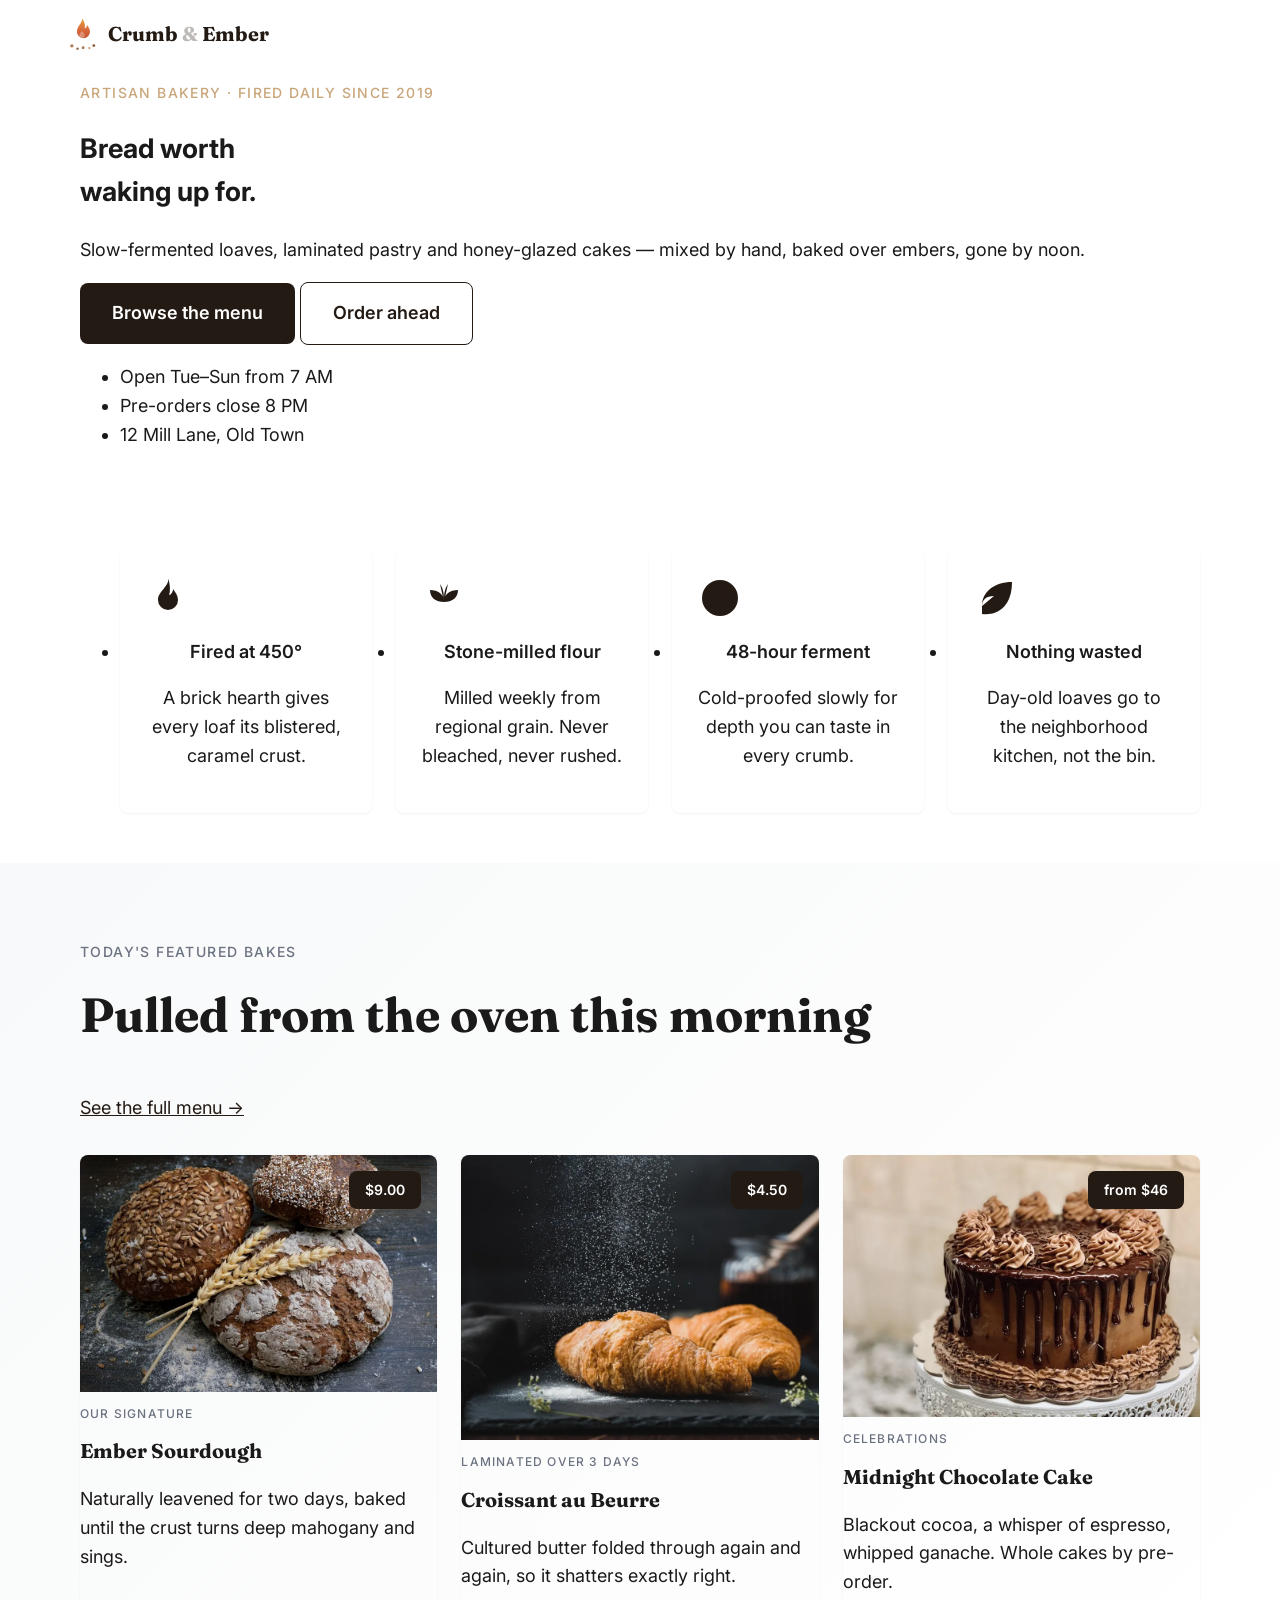
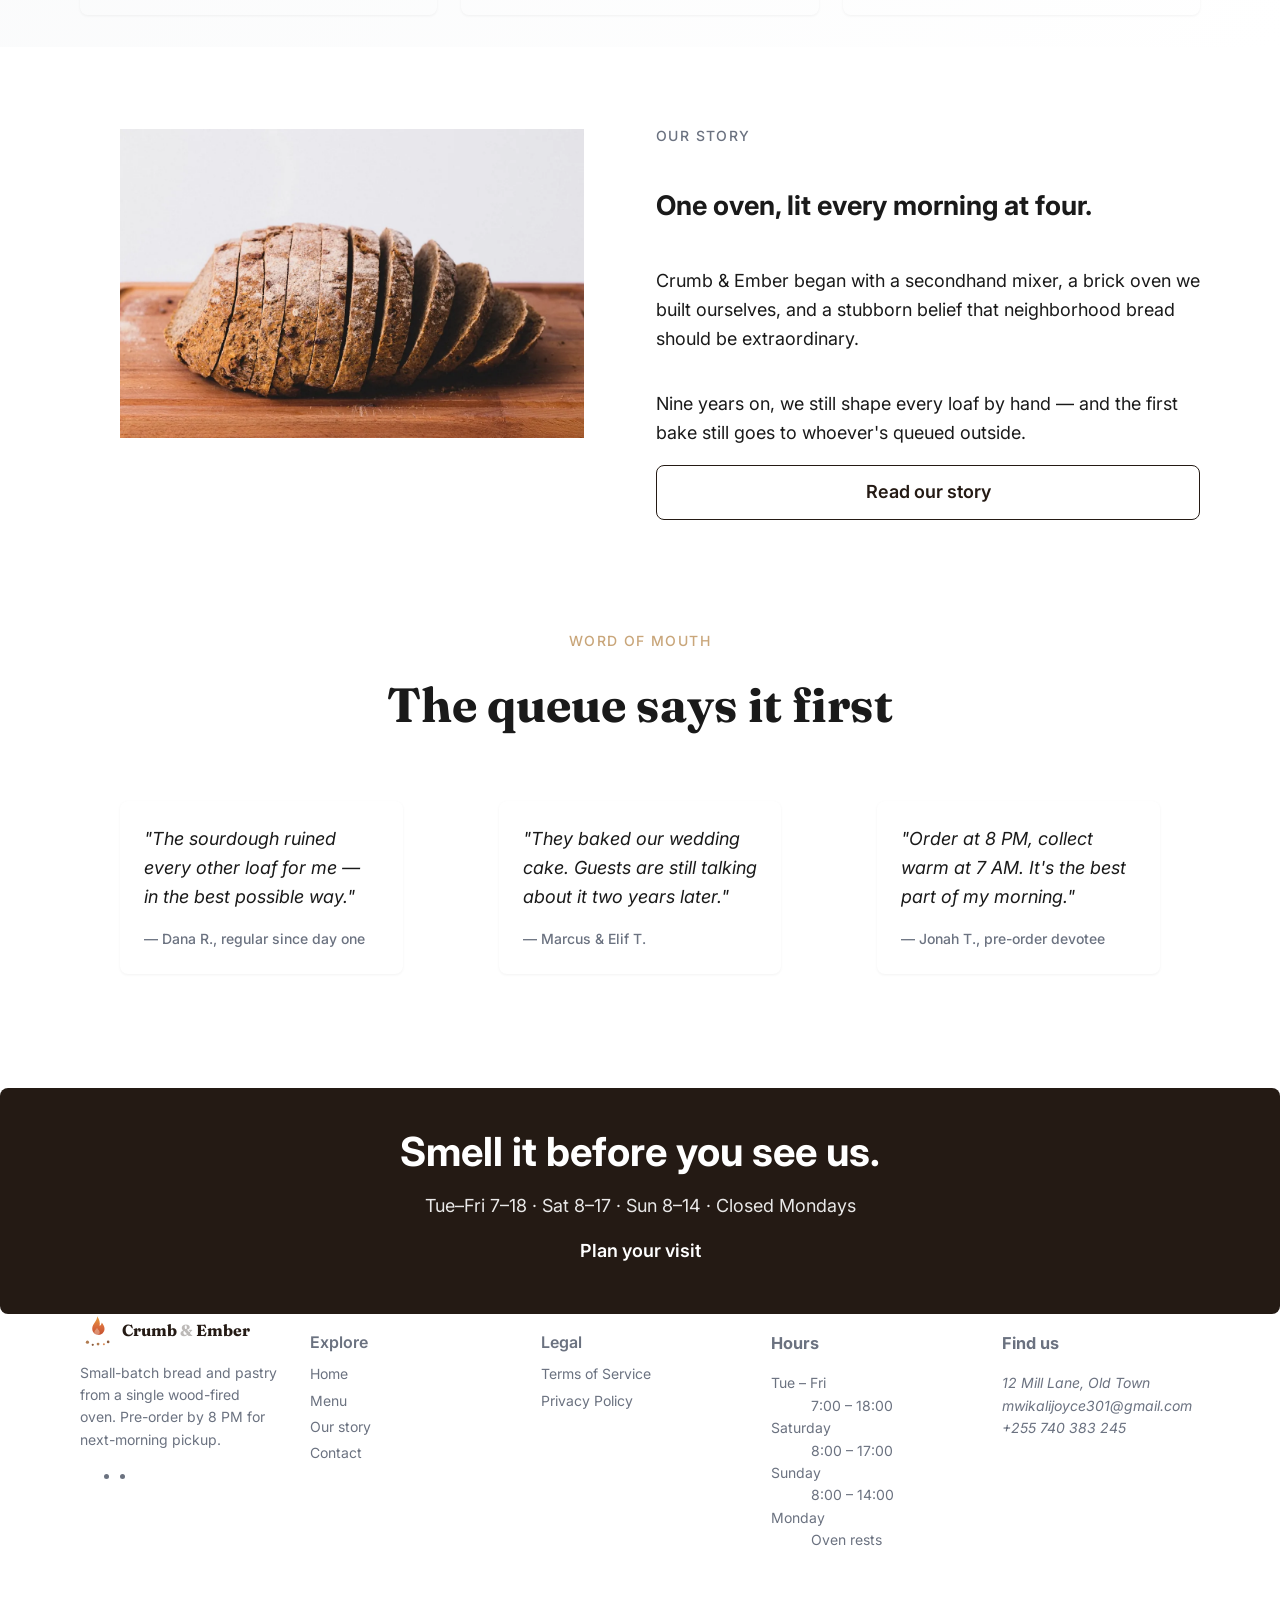
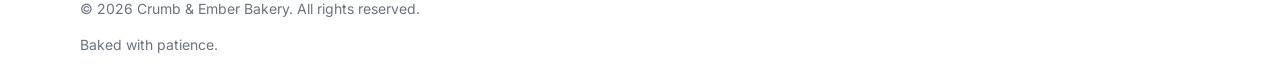
<file: index.html>
<!DOCTYPE html>
<html lang="en">
<head>
    <meta charset="UTF-8">
    <script>document.documentElement.classList.add('js');</script>
    <meta name="viewport" content="width=device-width, initial-scale=1.0">
    <title>Crumb &amp; Ember — Wood-Fired Artisan Bakery</title>
    <meta name="description" content="Slow-fermented sourdough, laminated pastry and celebration cakes, baked daily in a wood-fired oven. Pre-orders close at 8 PM for next-day pickup.">
    <meta name="theme-color" content="#241A14">
    <link rel="icon" type="image/svg+xml" href="assets/img/favicon.svg">
    <link rel="manifest" href="site.webmanifest">
    <meta property="og:type" content="website">
    <meta property="og:site_name" content="Crumb &amp; Ember">
    <meta property="og:title" content="Crumb &amp; Ember — Wood-Fired Artisan Bakery">
    <meta property="og:description" content="Bread worth waking up for. Slow-fermented loaves and pastry, baked over embers before sunrise.">
    <meta property="og:image" content="https://crumb-and-ember-ten.vercel.app/assets/img/hero-bread.webp">
    <meta property="og:url" content="https://crumb-and-ember-ten.vercel.app/">
    <link rel="canonical" href="https://crumb-and-ember-ten.vercel.app/">
    
    <link rel="preconnect" href="https://fonts.googleapis.com">
    <link rel="preconnect" href="https://fonts.gstatic.com" crossorigin>
    <link rel="stylesheet" href="https://fonts.googleapis.com/css2?family=Fraunces:opsz,wght@9..144,400;9..144,500;9..144,600;9..144,700&family=Inter:wght@400;500;600&display=swap">
    <link rel="stylesheet" href="assets/css/styles.css">
    <script type="application/ld+json">
    {
      "@context": "https://schema.org",
      "@type": "Bakery",
      "name": "Crumb & Ember",
      "description": "Wood-fired artisan bakery. Slow-fermented sourdough, laminated pastry and celebration cakes.",
      "url": "https://crumb-and-ember-ten.vercel.app/",
      "image": "https://crumb-and-ember-ten.vercel.app/assets/img/hero-bread.webp",
      "telephone": "+255740383245",
      "email": "mwikalijoyce301@gmail.com",
      "priceRange": "$$",
      "currenciesAccepted": "USD",
      "address": {
        "@type": "PostalAddress",
        "streetAddress": "12 Mill Lane, Old Town",
        "addressCountry": "TZ"
      },
      "openingHoursSpecification": [
        { "@type": "OpeningHoursSpecification", "dayOfWeek": ["Tuesday", "Wednesday", "Thursday", "Friday"], "opens": "07:00", "closes": "18:00" },
        { "@type": "OpeningHoursSpecification", "dayOfWeek": "Saturday", "opens": "08:00", "closes": "17:00" },
        { "@type": "OpeningHoursSpecification", "dayOfWeek": "Sunday", "opens": "08:00", "closes": "14:00" }
      ]
    }
    </script>
</head>
<body>
    <a class="skip-link" href="#main">Skip to content</a>

    <site-header current="index"></site-header>

    <main id="main">
        <!-- Hero -->
        <section class="hero">
            <div class="container hero-inner">
                <p class="eyebrow eyebrow-light">Artisan bakery · Fired daily since 2019</p>
                <h1>Bread worth<br>waking up for.</h1>
                <p class="lead">Slow-fermented loaves, laminated pastry and honey-glazed cakes — mixed by hand, baked over embers, gone by noon.</p>
                <div class="hero-actions">
                    <a class="btn btn-primary btn-lg" href="products.html">Browse the menu</a>
                    <a class="btn btn-ghost btn-lg" href="contact.html#order">Order ahead</a>
                </div>
                <ul class="hero-meta" role="list">
                    <li>Open Tue–Sun from 7 AM</li>
                    <li>Pre-orders close 8 PM</li>
                    <li>12 Mill Lane, Old Town</li>
                </ul>
            </div>
        </section>

        <!-- Values -->
        <section class="section values" aria-label="What makes us different">
            <div class="container">
                <ul class="values-grid" role="list">
                    <li class="value-card reveal">
                        <svg viewBox="0 0 24 24" aria-hidden="true"><path d="M12 2c1 4-5 6.5-5 11a5 5 0 0 0 10 0c0-2.2-1.2-3.8-2.4-5.4-.3 1.7-1.1 2.6-2 3C13.3 8 13 4.8 12 2z"/></svg>
                        <h3>Fired at 450°</h3>
                        <p>A brick hearth gives every loaf its blistered, caramel crust.</p>
                    </li>
                    <li class="value-card reveal">
                        <svg viewBox="0 0 24 24" aria-hidden="true"><path d="M12 22v-8m0 0c0-4-3-6-7-6 0 4 3 6 7 6zm0 0c0-4 3-6 7-6 0 4-3 6-7 6zM12 14c0-3.5 0-6-2-9m2 9c0-3.5 0-6 2-9"/></svg>
                        <h3>Stone-milled flour</h3>
                        <p>Milled weekly from regional grain. Never bleached, never rushed.</p>
                    </li>
                    <li class="value-card reveal">
                        <svg viewBox="0 0 24 24" aria-hidden="true"><circle cx="12" cy="12" r="9"/><path d="M12 7v5l3.5 2"/></svg>
                        <h3>48-hour ferment</h3>
                        <p>Cold-proofed slowly for depth you can taste in every crumb.</p>
                    </li>
                    <li class="value-card reveal">
                        <svg viewBox="0 0 24 24" aria-hidden="true"><path d="M20 4C11 4 5 9 5 16v4m0-4c0-3 2-5 6-5m-6 9c8 1 15-4 15-16z"/></svg>
                        <h3>Nothing wasted</h3>
                        <p>Day-old loaves go to the neighborhood kitchen, not the bin.</p>
                    </li>
                </ul>
            </div>
        </section>

        <!-- Featured bakes -->
        <section class="section section-alt">
            <div class="container">
                <div class="section-head">
                    <div>
                        <p class="eyebrow">Today's featured bakes</p>
                        <h2>Pulled from the oven this morning</h2>
                    </div>
                    <a class="text-link" href="products.html">See the full menu →</a>
                </div>
                <div class="card-grid">
                    <article class="product-card reveal">
                        <div class="product-media">
                            <img src="assets/img/sourdough.webp" alt="Ember Sourdough — seeded artisan loaves on a dark wooden counter" loading="lazy" width="900" height="598">
                            <span class="price-pill">$9.00</span>
                        </div>
                        <div class="product-body">
                            <p class="tagline-tag">Our signature</p>
                            <h3>Ember Sourdough</h3>
                            <p>Naturally leavened for two days, baked until the crust turns deep mahogany and sings.</p>
                        </div>
                    </article>
                    <article class="product-card reveal">
                        <div class="product-media">
                            <img src="assets/img/croissant.webp" alt="Croissant au beurre dusted with sugar on slate" loading="lazy" width="900" height="720">
                            <span class="price-pill">$4.50</span>
                        </div>
                        <div class="product-body">
                            <p class="tagline-tag">Laminated over 3 days</p>
                            <h3>Croissant au Beurre</h3>
                            <p>Cultured butter folded through again and again, so it shatters exactly right.</p>
                        </div>
                    </article>
                    <article class="product-card reveal">
                        <div class="product-media">
                            <img src="assets/img/cake.webp" alt="Slice of midnight chocolate cake on a plate" loading="lazy" width="900" height="662">
                            <span class="price-pill">from $46</span>
                        </div>
                        <div class="product-body">
                            <p class="tagline-tag">Celebrations</p>
                            <h3>Midnight Chocolate Cake</h3>
                            <p>Blackout cocoa, a whisper of espresso, whipped ganache. Whole cakes by pre-order.</p>
                        </div>
                    </article>
                </div>
            </div>
        </section>

        <!-- Story teaser -->
        <section class="section">
            <div class="container split">
                <figure class="split-media reveal">
                    <img src="assets/img/kneading.webp" alt="Baker shaping dough by hand on a floured wooden bench" loading="lazy" width="1200" height="800">
                </figure>
                <div class="split-body">
                    <p class="eyebrow">Our story</p>
                    <h2>One oven, lit every morning at four.</h2>
                    <p>Crumb &amp; Ember began with a secondhand mixer, a brick oven we built ourselves, and a stubborn belief that neighborhood bread should be extraordinary.</p>
                    <p>Nine years on, we still shape every loaf by hand — and the first bake still goes to whoever's queued outside.</p>
                    <a class="btn btn-outline" href="about.html">Read our story</a>
                </div>
            </div>
        </section>

        <!-- Testimonials -->
        <section class="section section-dark">
            <div class="container">
                <div class="section-head section-head-center">
                    <p class="eyebrow eyebrow-light">Word of mouth</p>
                    <h2>The queue says it first</h2>
                </div>
                <div class="quote-grid">
                    <blockquote class="quote-card reveal">
                        <p>"The sourdough ruined every other loaf for me — in the best possible way."</p>
                        <footer>— Dana R., regular since day one</footer>
                    </blockquote>
                    <blockquote class="quote-card reveal">
                        <p>"They baked our wedding cake. Guests are still talking about it two years later."</p>
                        <footer>— Marcus &amp; Elif T.</footer>
                    </blockquote>
                    <blockquote class="quote-card reveal">
                        <p>"Order at 8 PM, collect warm at 7 AM. It's the best part of my morning."</p>
                        <footer>— Jonah T., pre-order devotee</footer>
                    </blockquote>
                </div>
            </div>
        </section>

        <!-- Visit CTA -->
        <section class="cta-band">
            <div class="container cta-inner">
                <div>
                    <h2>Smell it before you see us.</h2>
                    <p>Tue–Fri 7–18 · Sat 8–17 · Sun 8–14 · Closed Mondays</p>
                </div>
                <a class="btn btn-light btn-lg" href="contact.html">Plan your visit</a>
            </div>
        </section>
    </main>

    <site-footer></site-footer>

    <button class="to-top" type="button" data-to-top aria-hidden="true" tabindex="-1">
        <svg viewBox="0 0 24 24" aria-hidden="true"><path d="M12 19V5m0 0-6 6m6-6 6 6"/></svg>
    </button>

    <script src="assets/js/site-components.js" defer></script>
    <script src="assets/js/main.js" defer></script></body></html>
</file>
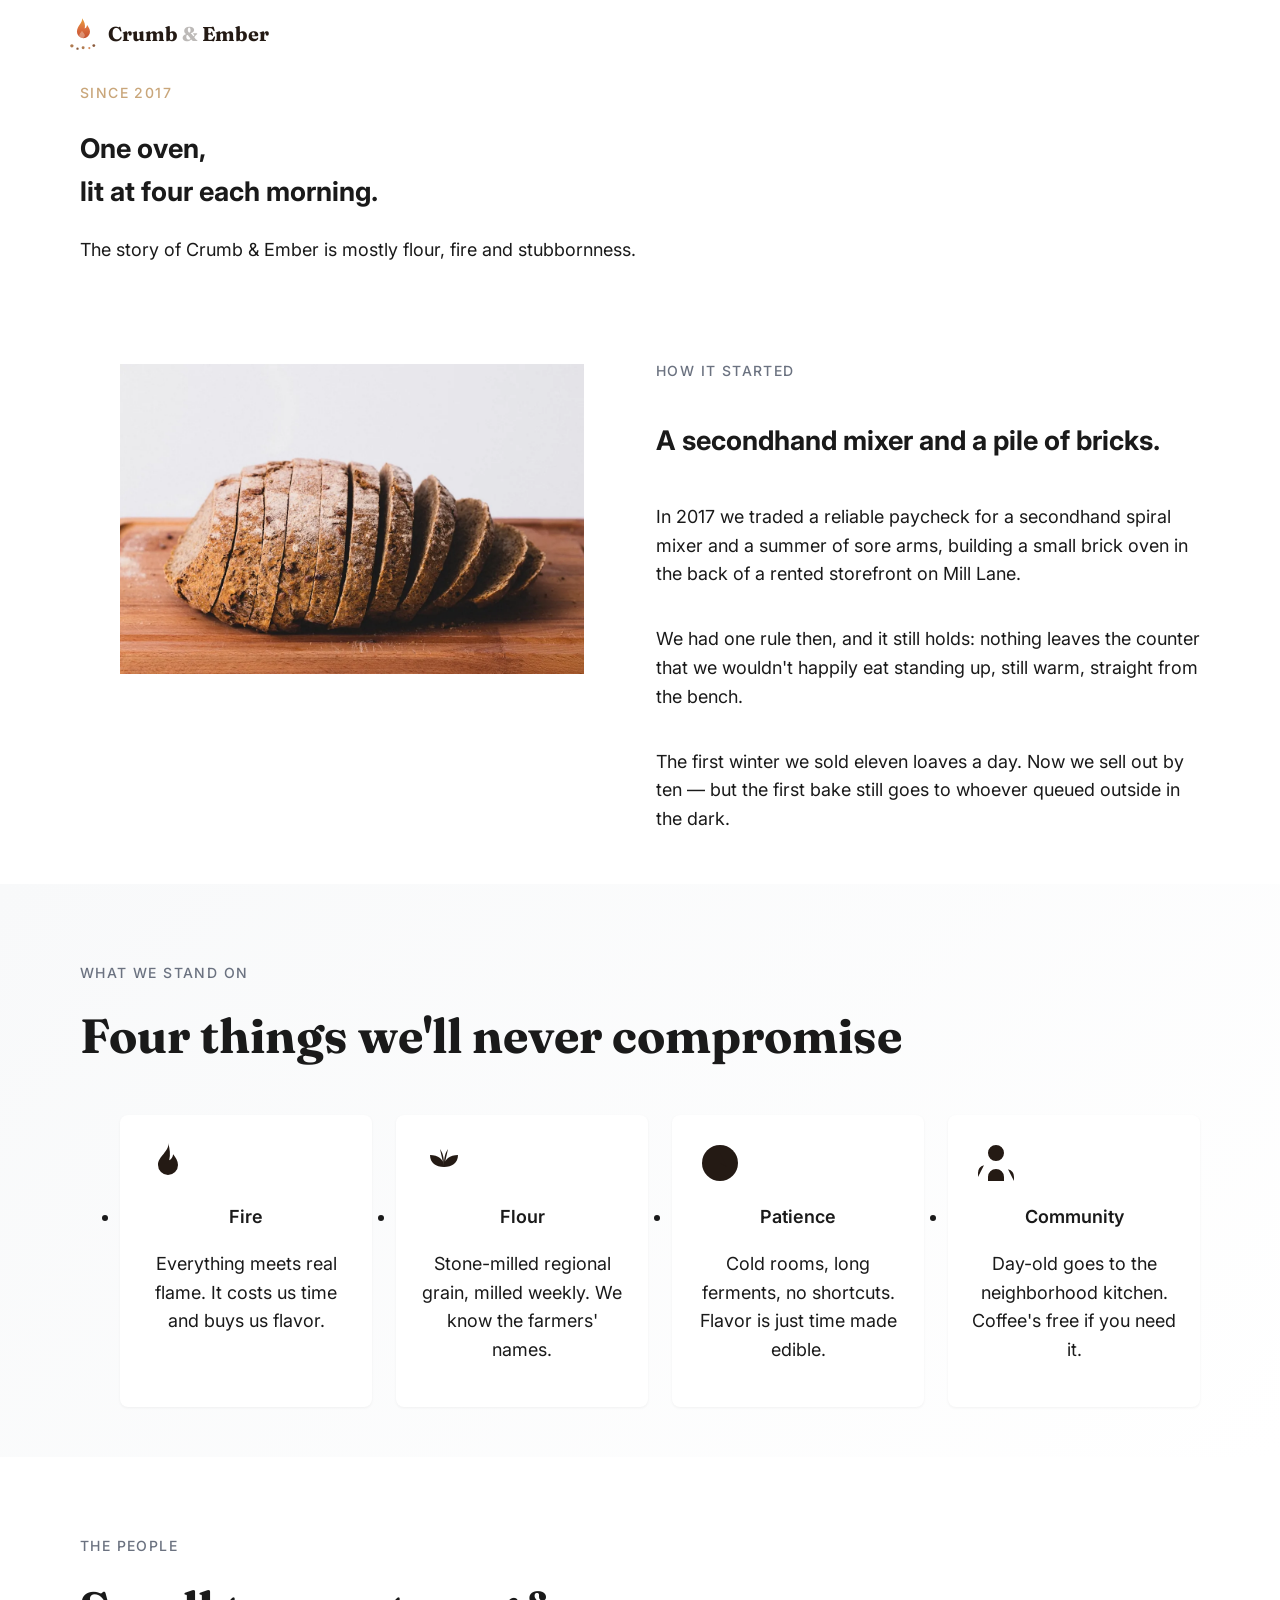
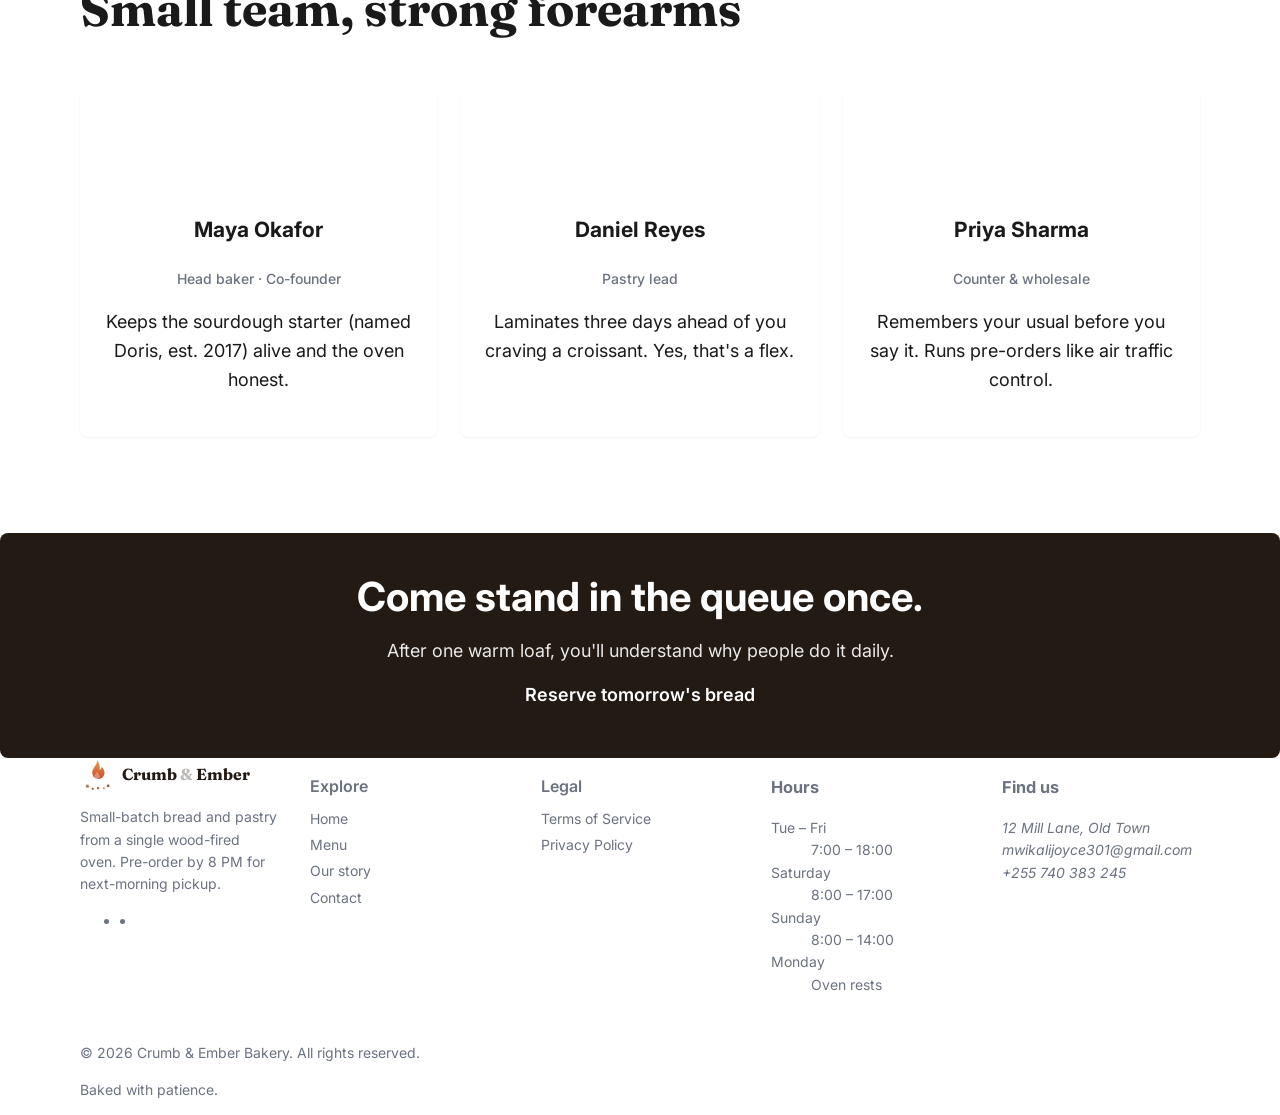
<file: about.html>
<!DOCTYPE html>
<html lang="en">
<head>
    <meta charset="UTF-8">
    <script>document.documentElement.classList.add('js');</script>
    <meta name="viewport" content="width=device-width, initial-scale=1.0">
    <title>Our Story — Crumb &amp; Ember</title>
    <meta name="description" content="How a secondhand mixer and one hand-built brick oven became Crumb & Ember — the wood-fired bakery on Mill Lane. Meet the bakers behind the crust.">
    <meta name="theme-color" content="#241A14">
    <link rel="icon" type="image/svg+xml" href="assets/img/favicon.svg">
    <link rel="manifest" href="site.webmanifest">
    <meta property="og:type" content="website">
    <meta property="og:site_name" content="Crumb &amp; Ember">
    <meta property="og:title" content="Our Story — Crumb &amp; Ember">
    <meta property="og:description" content="One oven, lit every morning at four. Meet the bakers behind the crust.">
    <meta property="og:image" content="https://crumb-and-ember-ten.vercel.app/assets/img/kneading.webp">
    <meta property="og:url" content="https://crumb-and-ember-ten.vercel.app/about.html">
    <link rel="canonical" href="https://crumb-and-ember-ten.vercel.app/about.html">
    <link rel="preconnect" href="https://fonts.googleapis.com">
    <link rel="preconnect" href="https://fonts.gstatic.com" crossorigin>
    <link rel="stylesheet" href="https://fonts.googleapis.com/css2?family=Fraunces:opsz,wght@9..144,400;9..144,500;9..144,600;9..144,700&family=Inter:wght@400;500;600&display=swap">
    <link rel="stylesheet" href="assets/css/styles.css">
</head>
<body>
    <a class="skip-link" href="#main">Skip to content</a>

    <site-header current="about"></site-header>

    <main id="main">
        <section class="page-hero page-hero-story">
            <div class="container">
                <p class="eyebrow eyebrow-light">Since 2017</p>
                <h1>One oven,<br>lit at four each morning.</h1>
                <p>The story of Crumb &amp; Ember is mostly flour, fire and stubbornness.</p>
            </div>
        </section>

        <section class="section">
            <div class="container split">
                <figure class="split-media reveal">
                    <img src="assets/img/kneading.webp" alt="Hands shaping dough on a floured wooden bench" loading="lazy" width="1200" height="800">
                </figure>
                <div class="split-body">
                    <p class="eyebrow">How it started</p>
                    <h2>A secondhand mixer and a pile of bricks.</h2>
                    <p>In 2017 we traded a reliable paycheck for a secondhand spiral mixer and a summer of sore arms, building a small brick oven in the back of a rented storefront on Mill Lane.</p>
                    <p>We had one rule then, and it still holds: nothing leaves the counter that we wouldn't happily eat standing up, still warm, straight from the bench.</p>
                    <p>The first winter we sold eleven loaves a day. Now we sell out by ten — but the first bake still goes to whoever queued outside in the dark.</p>
                </div>
            </div>
        </section>

        <section class="section section-alt">
            <div class="container">
                <div class="section-head">
                    <p class="eyebrow">What we stand on</p>
                    <h2>Four things we'll never compromise</h2>
                </div>
                <ul class="values-grid values-grid-4" role="list">
                    <li class="value-card reveal">
                        <svg viewBox="0 0 24 24" aria-hidden="true"><path d="M12 2c1 4-5 6.5-5 11a5 5 0 0 0 10 0c0-2.2-1.2-3.8-2.4-5.4-.3 1.7-1.1 2.6-2 3C13.3 8 13 4.8 12 2z"/></svg>
                        <h3>Fire</h3>
                        <p>Everything meets real flame. It costs us time and buys us flavor.</p>
                    </li>
                    <li class="value-card reveal">
                        <svg viewBox="0 0 24 24" aria-hidden="true"><path d="M12 22v-8m0 0c0-4-3-6-7-6 0 4 3 6 7 6zm0 0c0-4 3-6 7-6 0 4-3 6-7 6zM12 14c0-3.5 0-6-2-9m2 9c0-3.5 0-6 2-9"/></svg>
                        <h3>Flour</h3>
                        <p>Stone-milled regional grain, milled weekly. We know the farmers' names.</p>
                    </li>
                    <li class="value-card reveal">
                        <svg viewBox="0 0 24 24" aria-hidden="true"><circle cx="12" cy="12" r="9"/><path d="M12 7v5l3.5 2"/></svg>
                        <h3>Patience</h3>
                        <p>Cold rooms, long ferments, no shortcuts. Flavor is just time made edible.</p>
                    </li>
                    <li class="value-card reveal">
                        <svg viewBox="0 0 24 24" aria-hidden="true"><path d="M16 21v-2a4 4 0 0 0-8 0v2M12 11a4 4 0 1 0 0-8 4 4 0 0 0 0 8zm9 10v-2a4 4 0 0 0-3-3.87M3 19v-2a4 4 0 0 1 3-3.87"/></svg>
                        <h3>Community</h3>
                        <p>Day-old goes to the neighborhood kitchen. Coffee's free if you need it.</p>
                    </li>
                </ul>
            </div>
        </section>

        <section class="section">
            <div class="container">
                <div class="section-head">
                    <p class="eyebrow">The people</p>
                    <h2>Small team, strong forearms</h2>
                </div>
                <div class="team-grid">
                    <article class="team-card reveal">
                        <span class="avatar" style="--tint:#D96C3D">MO</span>
                        <h3>Maya Okafor</h3>
                        <p class="team-role">Head baker · Co-founder</p>
                        <p>Keeps the sourdough starter (named Doris, est. 2017) alive and the oven honest.</p>
                    </article>
                    <article class="team-card reveal">
                        <span class="avatar" style="--tint:#E9A13B">DR</span>
                        <h3>Daniel Reyes</h3>
                        <p class="team-role">Pastry lead</p>
                        <p>Laminates three days ahead of you craving a croissant. Yes, that's a flex.</p>
                    </article>
                    <article class="team-card reveal">
                        <span class="avatar" style="--tint:#8A5A3B">PS</span>
                        <h3>Priya Sharma</h3>
                        <p class="team-role">Counter &amp; wholesale</p>
                        <p>Remembers your usual before you say it. Runs pre-orders like air traffic control.</p>
                    </article>
                </div>
            </div>
        </section>

        <section class="cta-band">
            <div class="container cta-inner">
                <div>
                    <h2>Come stand in the queue once.</h2>
                    <p>After one warm loaf, you'll understand why people do it daily.</p>
                </div>
                <a class="btn btn-light btn-lg" href="contact.html#order">Reserve tomorrow's bread</a>
            </div>
        </section>
    </main>

<site-footer></site-footer>

    <button class="to-top" type="button" data-to-top aria-hidden="true" tabindex="-1">
        <svg viewBox="0 0 24 24" aria-hidden="true"><path d="M12 19V5m0 0-6 6m6-6 6 6"/></svg>
    </button>

    <script src="assets/js/site-components.js" defer></script>
    <script src="assets/js/main.js" defer></script></body>
</html>
</file>
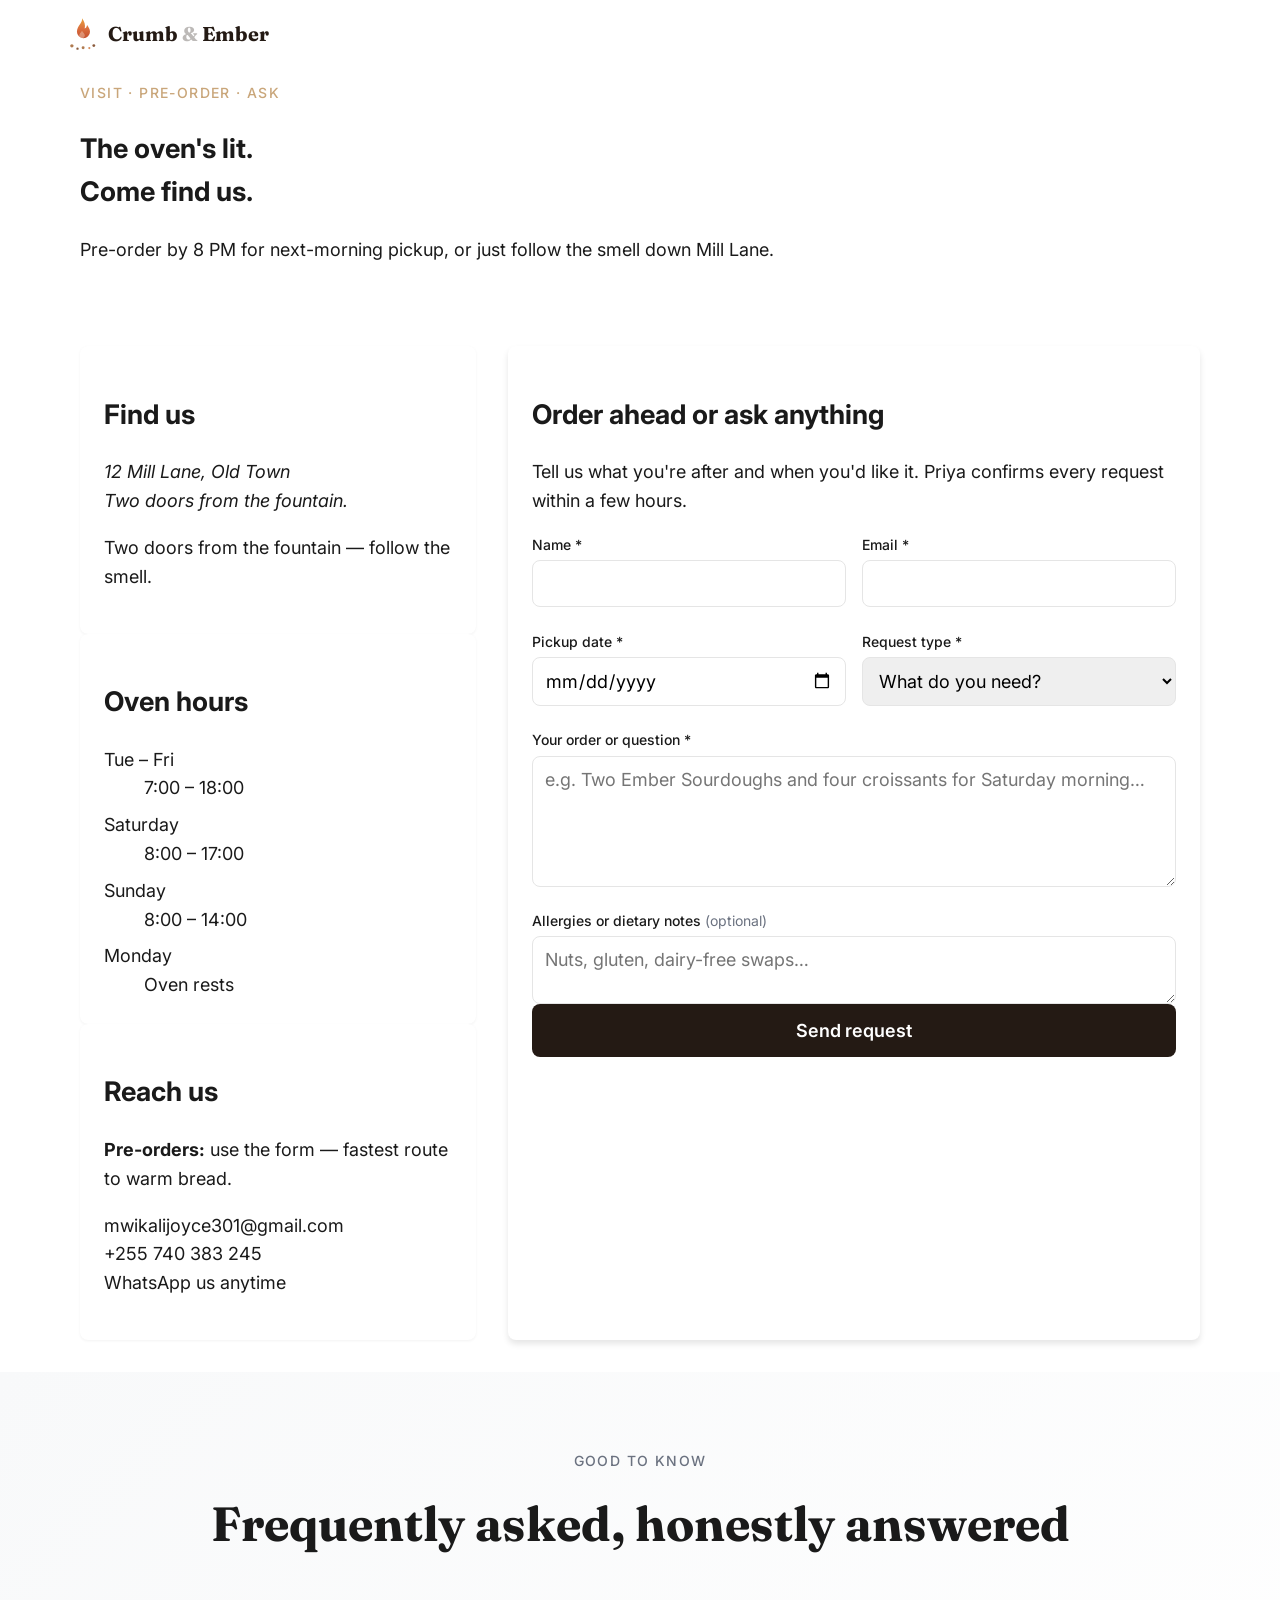
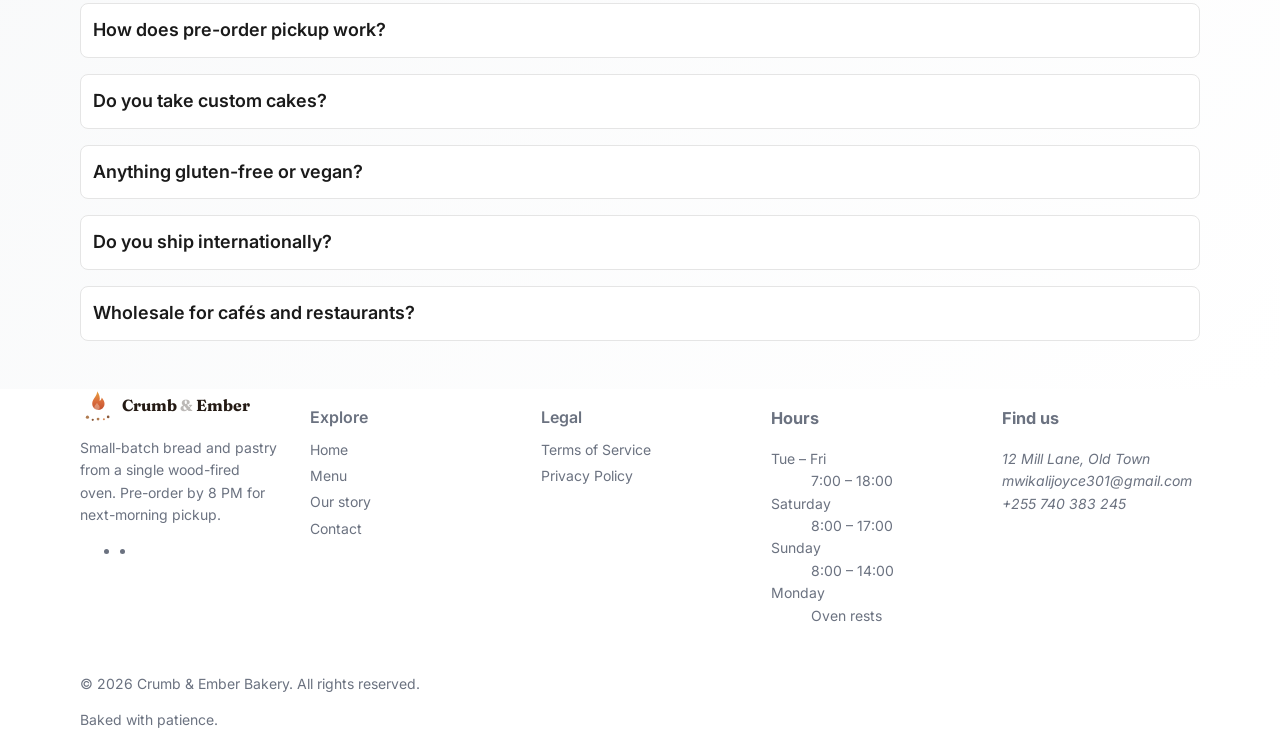
<file: contact.html>
<!DOCTYPE html>
<html lang="en">
<head>
    <meta charset="UTF-8">
    <script>document.documentElement.classList.add('js');</script>
    <meta name="viewport" content="width=device-width, initial-scale=1.0">
    <title>Contact &amp; Pre-Orders — Crumb &amp; Ember</title>
    <meta name="description" content="Visit Crumb & Ember at 12 Mill Lane, or pre-order by 8 PM for next-morning pickup. Custom cakes, wholesale and questions welcome.">
    <meta name="theme-color" content="#241A14">
    <link rel="icon" type="image/svg+xml" href="assets/img/favicon.svg">
    <link rel="manifest" href="site.webmanifest">
    <meta property="og:type" content="website">
    <meta property="og:site_name" content="Crumb &amp; Ember">
    <meta property="og:title" content="Contact &amp; Pre-Orders — Crumb &amp; Ember">
    <meta property="og:description" content="Pre-order by 8 PM for next-morning pickup. Custom cakes and wholesale welcome.">
    <meta property="og:image" content="https://crumb-and-ember-ten.vercel.app/assets/img/display.webp">
    <meta property="og:url" content="https://crumb-and-ember-ten.vercel.app/contact.html">
    <link rel="canonical" href="https://crumb-and-ember-ten.vercel.app/contact.html">
    <link rel="preconnect" href="https://fonts.googleapis.com">
    <link rel="preconnect" href="https://fonts.gstatic.com" crossorigin>
    <link rel="stylesheet" href="https://fonts.googleapis.com/css2?family=Fraunces:opsz,wght@9..144,400;9..144,500;9..144,600;9..144,700&family=Inter:wght@400;500;600&display=swap">
    <link rel="stylesheet" href="assets/css/styles.css">
</head>
<body>
    <a class="skip-link" href="#main">Skip to content</a>

    <site-header current="contact"></site-header>

    <main id="main">
        <section class="page-hero">
            <div class="container">
                <p class="eyebrow eyebrow-light">Visit · Pre-order · Ask</p>
                <h1>The oven's lit.<br>Come find us.</h1>
                <p>Pre-order by 8 PM for next-morning pickup, or just follow the smell down Mill Lane.</p>
            </div>
        </section>

        <section class="section">
            <div class="container contact-grid">
                <div class="contact-info">
                    <article class="info-card reveal">
                        <h2>Find us</h2>
                        <address>12 Mill Lane, Old Town<br>Two doors from the fountain.</address>
                        <p>Two doors from the fountain — follow the smell.</p>
                    </article>
                    <article class="info-card reveal">
                        <h2>Oven hours</h2>
                        <dl class="hours-list">
                            <div><dt>Tue – Fri</dt><dd>7:00 – 18:00</dd></div>
                            <div><dt>Saturday</dt><dd>8:00 – 17:00</dd></div>
                            <div><dt>Sunday</dt><dd>8:00 – 14:00</dd></div>
                            <div><dt>Monday</dt><dd>Oven rests</dd></div>
                        </dl>
                    </article>
                    <article class="info-card reveal">
                        <h2>Reach us</h2>
                        <p><strong>Pre-orders:</strong> use the form — fastest route to warm bread.</p>
                        <p>
                            <a href="mailto:mwikalijoyce301@gmail.com">mwikalijoyce301@gmail.com</a><br>
                            <a href="tel:+255740383245">+255 740 383 245</a><br>
                            <a href="https://wa.me/255740383245" target="_blank" rel="noopener">WhatsApp us anytime</a>
                        </p>
                    </article>
                </div>

                <div class="form-panel" id="order">
                    <h2>Order ahead or ask anything</h2>
                    <p>Tell us what you're after and when you'd like it. Priya confirms every request within a few hours.</p>
                    <!-- Replace YOUR_FORM_ID with your Formspree form ID after signup -->
                    <form action="https://formspree.io/f/YOUR_FORM_ID" method="post" data-form novalidate>
                        <div class="field-row">
                            <div class="field">
                                <label for="name">Name *</label>
                                <input type="text" id="name" name="name" autocomplete="name" required minlength="2">
                                <small class="field-error">Please tell us your name.</small>
                            </div>
                            <div class="field">
                                <label for="email">Email *</label>
                                <input type="email" id="email" name="email" autocomplete="email" required>
                                <small class="field-error">We need a valid email to confirm your order.</small>
                            </div>
                        </div>
                        <div class="field-row">
                            <div class="field">
                                <label for="pickup-date">Pickup date *</label>
                                <input type="date" id="pickup-date" name="pickup-date" required>
                                <small class="field-error">Choose a pickup date (tomorrow onward).</small>
                            </div>
                            <div class="field">
                                <label for="request-type">Request type *</label>
                                <select id="request-type" name="request-type" required>
                                    <option value="" selected disabled>What do you need?</option>
                                    <option value="pre-order">Pre-order — breads &amp; pastries</option>
                                    <option value="bakers-box">Baker's Choice Box ($24)</option>
                                    <option value="custom-cake">Custom cake inquiry</option>
                                    <option value="bulk">Bulk / wholesale order</option>
                                    <option value="question">Just a question</option>
                                </select>
                                <small class="field-error">Pick the closest match.</small>
                            </div>
                        </div>
                        <div class="field">
                            <label for="details">Your order or question *</label>
                            <textarea id="details" name="details" rows="5" required minlength="10" placeholder="e.g. Two Ember Sourdoughs and four croissants for Saturday morning…"></textarea>
                            <small class="field-error">A little more detail helps (10+ characters).</small>
                        </div>
                        <div class="field">
                            <label for="allergy-notes">Allergies or dietary notes <span class="optional">(optional)</span></label>
                            <textarea id="allergy-notes" name="allergy-notes" rows="2" placeholder="Nuts, gluten, dairy-free swaps…"></textarea>
                        </div>
                        <button class="btn btn-primary btn-lg btn-block" type="submit">Send request</button>
                        <p class="form-success" role="status" hidden>Thanks! Your request is in — we'll confirm by email shortly. (Demo mode: connect a Formspree ID in contact.html to go live.)</p>
                    </form>
                </div>
            </div>
        </section>

        <section class="section section-alt faq-section">
            <div class="container narrow">
                <div class="section-head section-head-center">
                    <p class="eyebrow">Good to know</p>
                    <h2>Frequently asked, honestly answered</h2>
                </div>
                <details class="faq">
                    <summary>How does pre-order pickup work?</summary>
                    <p>Submit by 8 PM and we'll bake your items into tomorrow's schedule. Collect any time after opening — your bag is labeled and waiting on the shelf behind the counter.</p>
                </details>
                <details class="faq">
                    <summary>Do you take custom cakes?</summary>
                    <p>Gladly. Tell us date, servings and vibe at least 5 days out. We'll sketch flavors with you — Midnight Chocolate is the crowd-pleaser, but honey-lemon converts people.</p>
                </details>
                <details class="faq">
                    <summary>Anything gluten-free or vegan?</summary>
                    <p>A rotating GF loaf bakes Wednesdays and Saturdays; vegan morning buns appear on Sundays. Cross-contact happens — we won't pretend otherwise, severe allergies beware.</p>
                </details>
                <details class="faq">
                    <summary>Do you ship internationally?</summary>
                    <p>Yes — preserved goods like cookies and celebration kits ship worldwide. Fresh bakes stay close to the oven: pickup or locally quoted delivery via <a href="https://wa.me/255740383245" target="_blank" rel="noopener">WhatsApp</a>. Prices are in USD; your bank handles the conversion.</p>
                </details>
                <details class="faq">
                    <summary>Wholesale for cafés and restaurants?</summary>
                    <p>We supply a handful of neighborhood cafés daily. Email <a href="mailto:mwikalijoyce301@gmail.com">mwikalijoyce301@gmail.com</a> with volumes and your delivery window.</p>
                </details>
            </div>
        </section>
    </main>

<site-footer></site-footer>

    <button class="to-top" type="button" data-to-top aria-hidden="true" tabindex="-1">
        <svg viewBox="0 0 24 24" aria-hidden="true"><path d="M12 19V5m0 0-6 6m6-6 6 6"/></svg>
    </button>

    <script src="assets/js/site-components.js" defer></script>
    <script src="assets/js/main.js" defer></script></body>
</html>
</file>
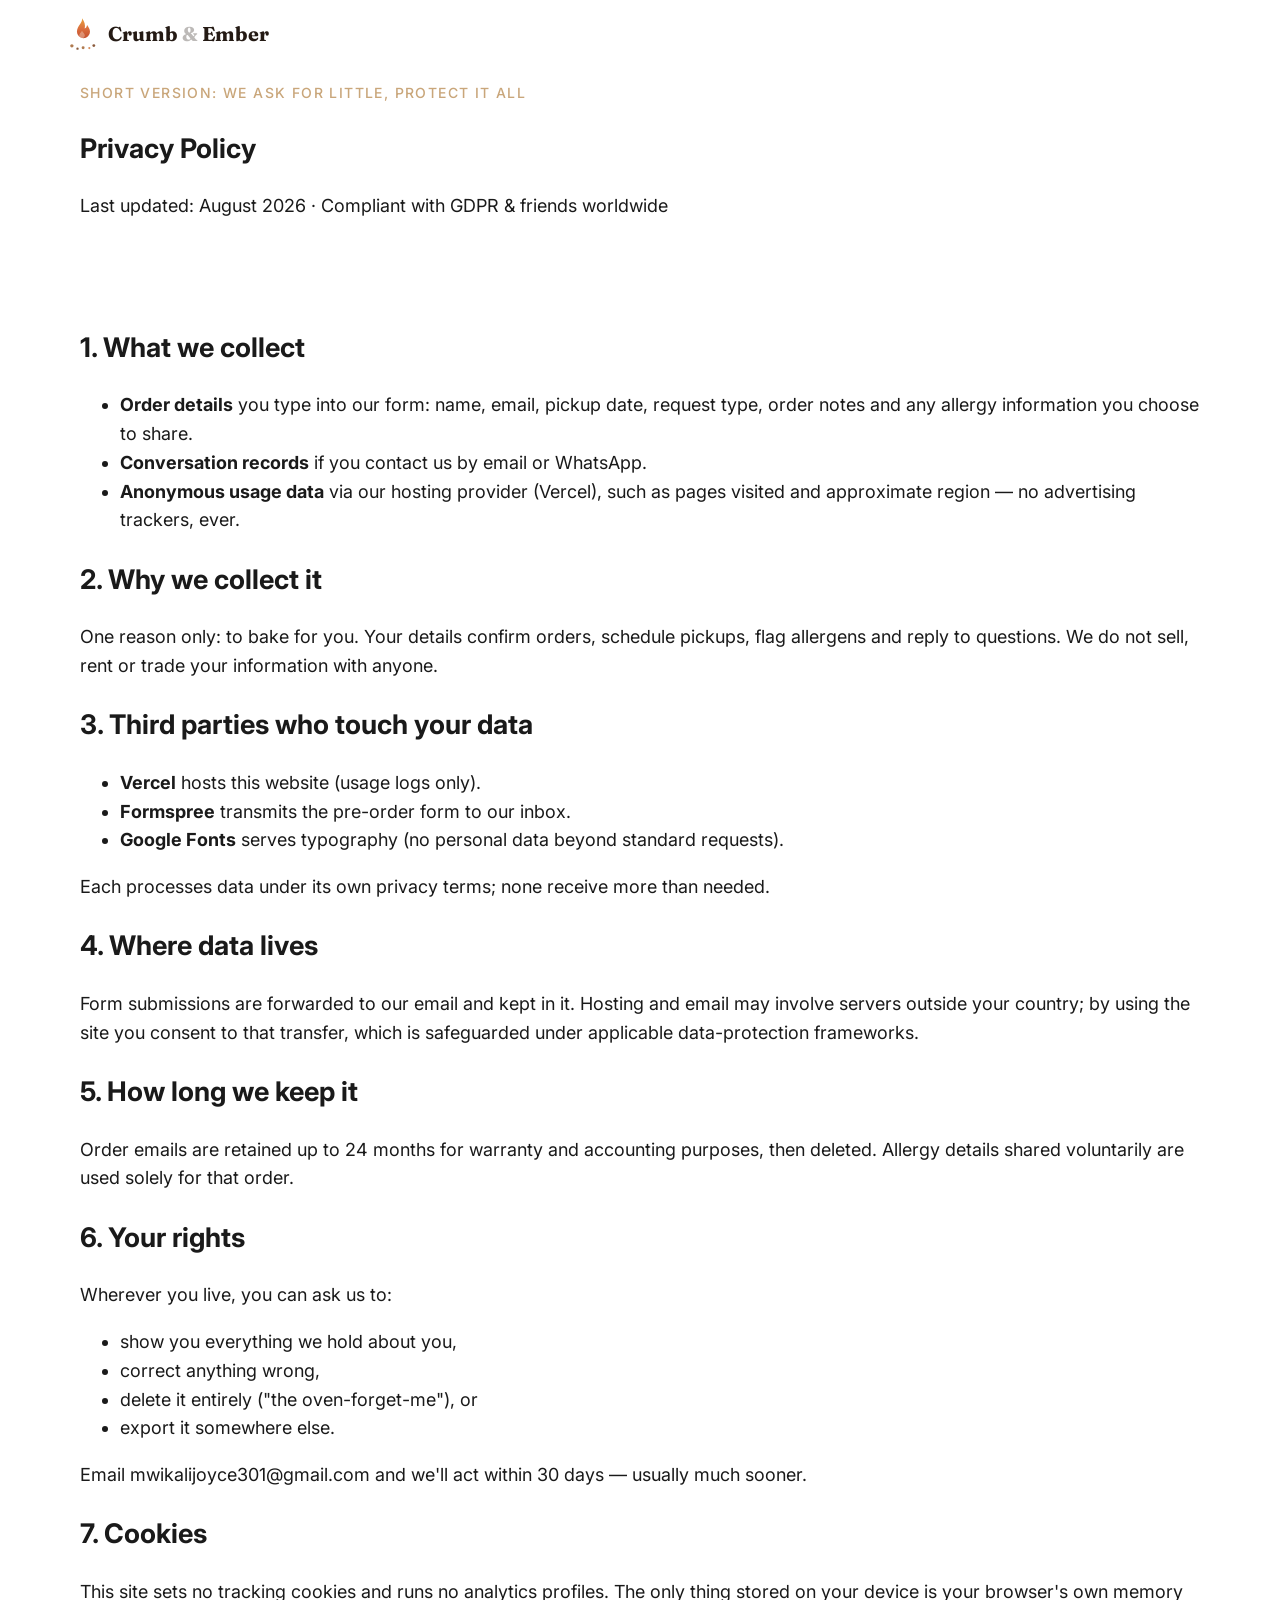
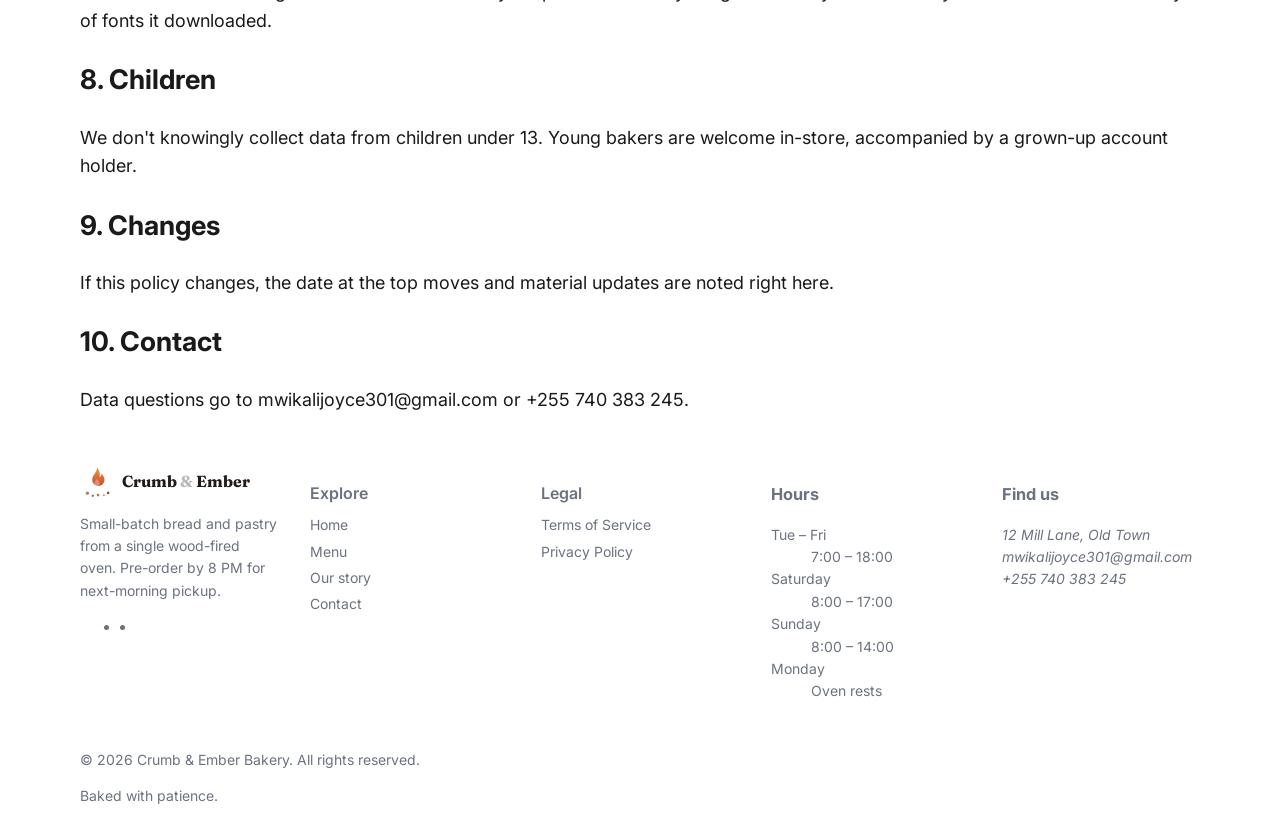
<file: privacy.html>
<!DOCTYPE html>
<html lang="en">
<head>
    <meta charset="UTF-8">
    <script>document.documentElement.classList.add('js');</script>
    <meta name="viewport" content="width=device-width, initial-scale=1.0">
    <title>Privacy Policy — Crumb &amp; Ember</title>
    <meta name="description" content="What Crumb & Ember collects when you pre-order or browse, why we collect it, and the rights you have over your data — wherever you are in the world.">
    <meta name="theme-color" content="#241A14">
    <link rel="icon" type="image/svg+xml" href="assets/img/favicon.svg">
    <meta property="og:type" content="website">
    <meta property="og:title" content="Privacy Policy — Crumb &amp; Ember">
    <meta property="og:description" content="How Crumb & Ember handles your data: collected, used, protected.">
    <meta property="og:image" content="https://crumb-and-ember-ten.vercel.app/assets/img/display.webp">
    <link rel="canonical" href="https://crumb-and-ember-ten.vercel.app/privacy.html">
    <link rel="preconnect" href="https://fonts.googleapis.com">
    <link rel="preconnect" href="https://fonts.gstatic.com" crossorigin>
    <link rel="stylesheet" href="https://fonts.googleapis.com/css2?family=Fraunces:opsz,wght@9..144,400;9..144,500;9..144,600;9..144,700&family=Inter:wght@400;500;600&display=swap">
    <link rel="stylesheet" href="assets/css/styles.css">
</head>
<body>
    <a class="skip-link" href="#main">Skip to content</a>

    <site-header current="privacy"></site-header>

    <main id="main">
        <section class="page-hero page-hero-plain">
            <div class="container">
                <p class="eyebrow eyebrow-light">Short version: we ask for little, protect it all</p>
                <h1>Privacy Policy</h1>
                <p>Last updated: August 2026 · Compliant with GDPR &amp; friends worldwide</p>
            </div>
        </section>

        <section class="section">
            <div class="container narrow prose">
                <h2>1. What we collect</h2>
                <ul>
                    <li><strong>Order details</strong> you type into our form: name, email, pickup date, request type, order notes and any allergy information you choose to share.</li>
                    <li><strong>Conversation records</strong> if you contact us by email or WhatsApp.</li>
                    <li><strong>Anonymous usage data</strong> via our hosting provider (Vercel), such as pages visited and approximate region — no advertising trackers, ever.</li>
                </ul>

                <h2>2. Why we collect it</h2>
                <p>One reason only: to bake for you. Your details confirm orders, schedule pickups, flag allergens and reply to questions. We do not sell, rent or trade your information with anyone.</p>

                <h2>3. Third parties who touch your data</h2>
                <ul>
                    <li><strong>Vercel</strong> hosts this website (usage logs only).</li>
                    <li><strong>Formspree</strong> transmits the pre-order form to our inbox.</li>
                    <li><strong>Google Fonts</strong> serves typography (no personal data beyond standard requests).</li>
                </ul>
                <p>Each processes data under its own privacy terms; none receive more than needed.</p>

                <h2>4. Where data lives</h2>
                <p>Form submissions are forwarded to our email and kept in it. Hosting and email may involve servers outside your country; by using the site you consent to that transfer, which is safeguarded under applicable data-protection frameworks.</p>

                <h2>5. How long we keep it</h2>
                <p>Order emails are retained up to 24 months for warranty and accounting purposes, then deleted. Allergy details shared voluntarily are used solely for that order.</p>

                <h2>6. Your rights</h2>
                <p>Wherever you live, you can ask us to:</p>
                <ul>
                    <li>show you everything we hold about you,</li>
                    <li>correct anything wrong,</li>
                    <li>delete it entirely ("the oven-forget-me"), or</li>
                    <li>export it somewhere else.</li>
                </ul>
                <p>Email <a href="mailto:mwikalijoyce301@gmail.com">mwikalijoyce301@gmail.com</a> and we'll act within 30 days — usually much sooner.</p>

                <h2>7. Cookies</h2>
                <p>This site sets no tracking cookies and runs no analytics profiles. The only thing stored on your device is your browser's own memory of fonts it downloaded.</p>

                <h2>8. Children</h2>
                <p>We don't knowingly collect data from children under 13. Young bakers are welcome in-store, accompanied by a grown-up account holder.</p>

                <h2>9. Changes</h2>
                <p>If this policy changes, the date at the top moves and material updates are noted right here.</p>

                <h2>10. Contact</h2>
                <p>Data questions go to <a href="mailto:mwikalijoyce301@gmail.com">mwikalijoyce301@gmail.com</a> or <a href="tel:+255740383245">+255 740 383 245</a>.</p>
            </div>
        </section>
    </main>

<site-footer></site-footer>

    <button class="to-top" type="button" data-to-top aria-hidden="true" tabindex="-1">
        <svg viewBox="0 0 24 24" aria-hidden="true"><path d="M12 19V5m0 0-6 6m6-6 6 6"/></svg>
    </button>

    <script src="assets/js/site-components.js" defer></script>
    <script src="assets/js/main.js" defer></script></body>
</html>
</file>
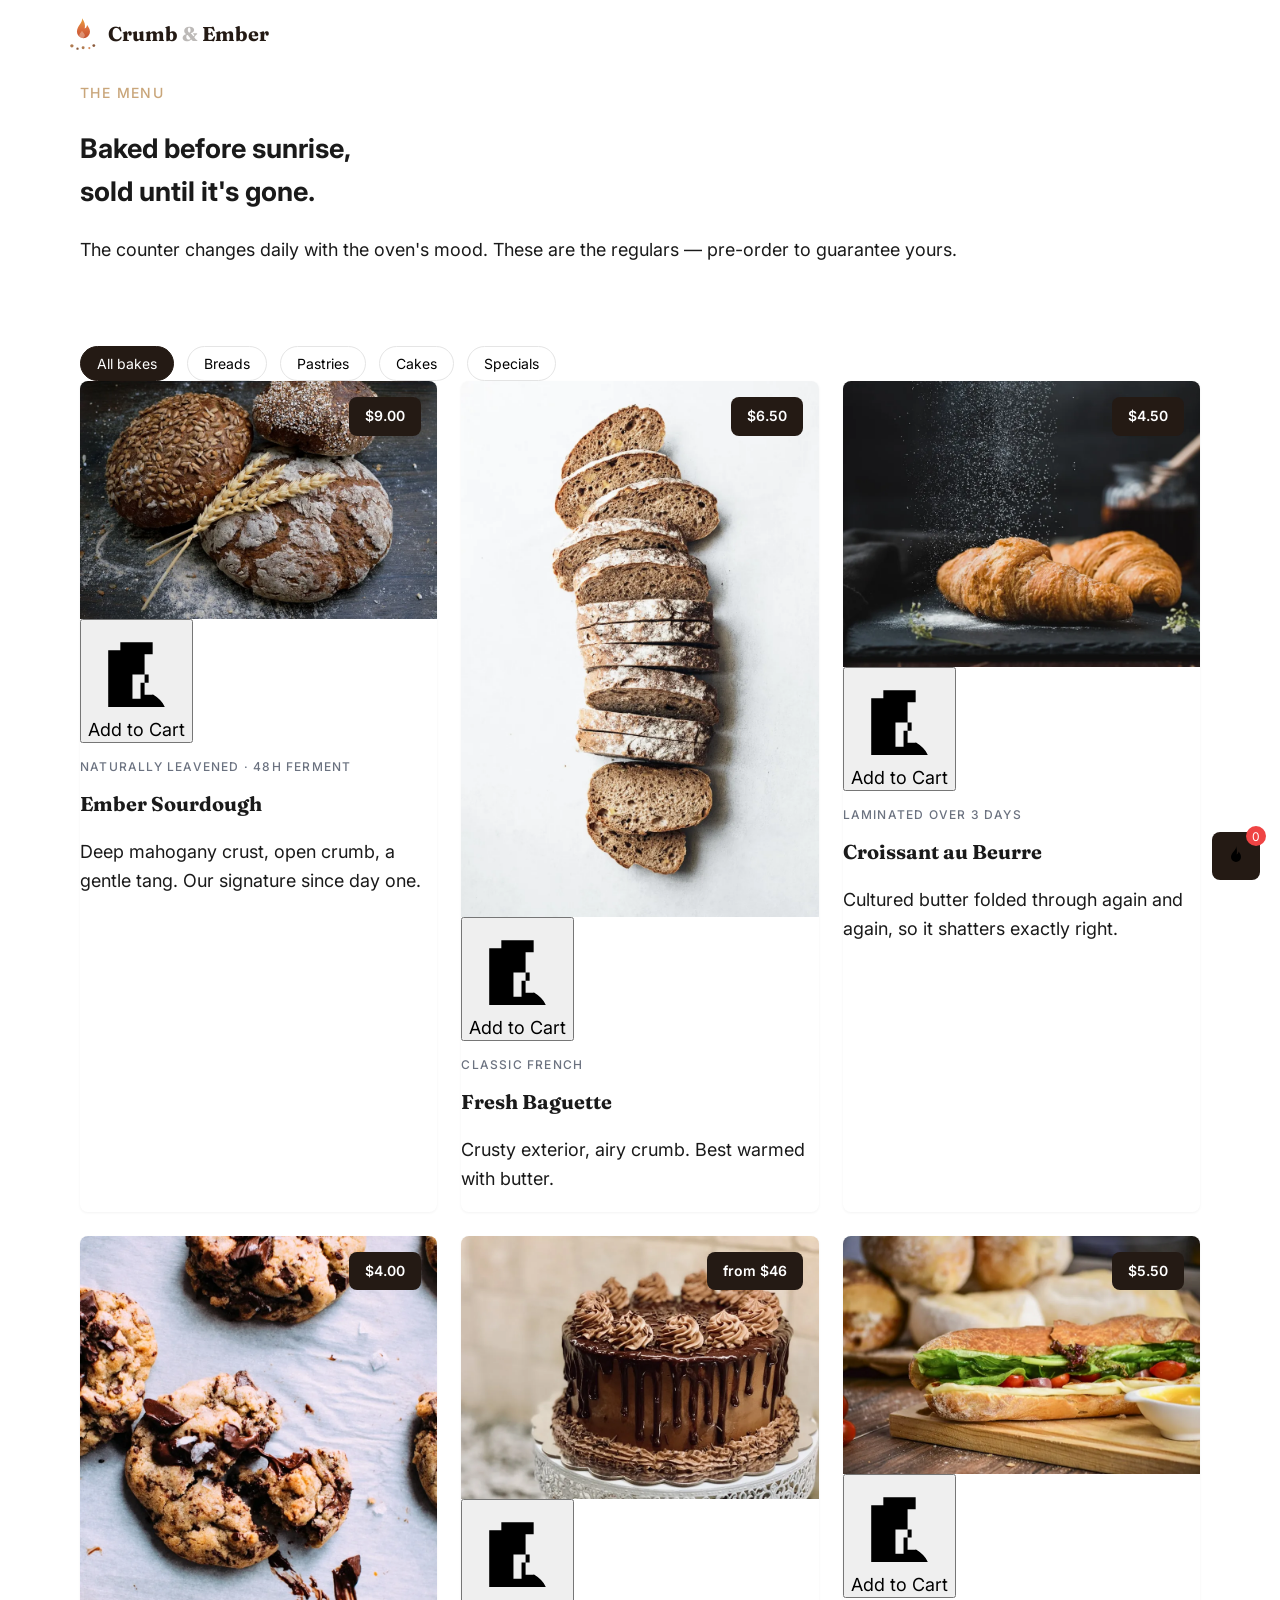
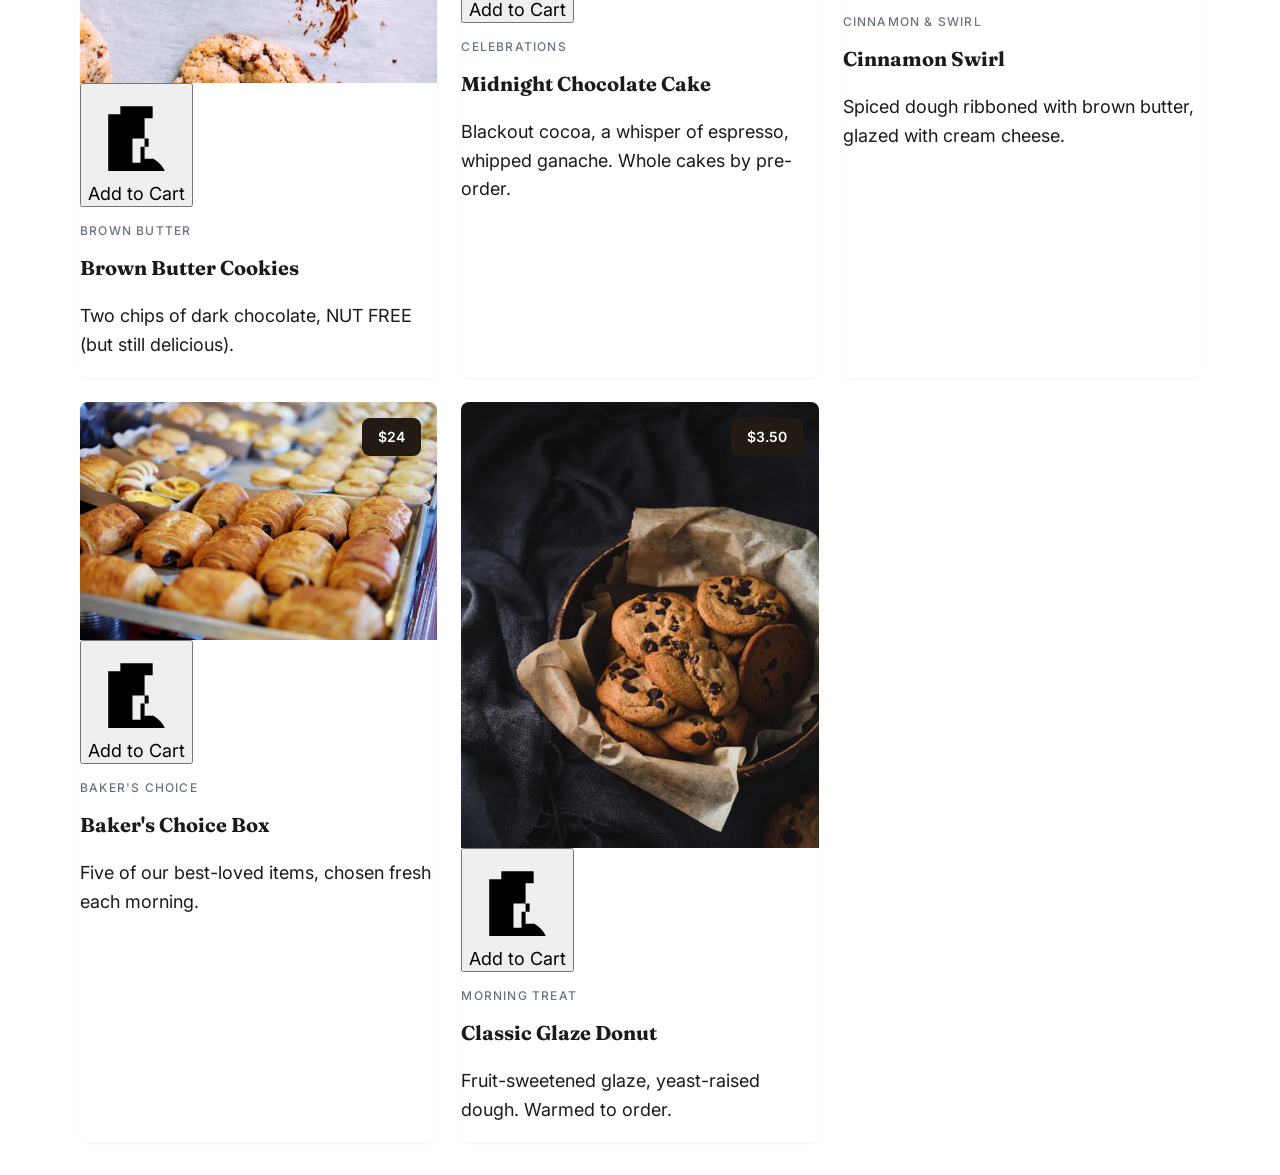
<file: products.html>
<!DOCTYPE html>
<html lang="en">
<head>
  <meta charset="UTF-8">
  <script>document.documentElement.classList.add('js');</script>
  <meta name="viewport" content="width=device-width, initial-scale=1.0">
  <title>Menu — Crumb &amp; Ember</title>
  <meta name="description" content="Our daily bakes: signature sourdough, croissants, morning buns, brown-butter cookies and celebration cakes. Pre-orders close at 8 PM for next-morning pickup.">
  <meta name="theme-color" content="#241A14">
  <link rel="icon" type="image/svg+xml" href="assets/img/favicon.svg">
  <link rel="manifest" href="site.webmanifest">
  <meta property="og:type" content="website">
  <meta property="og:site_name" content="Crumb &amp; Ember">
  <meta property="og:title" content="Menu — Crumb &amp; Ember">
  <meta property="og:description" content="Sourdough, laminated pastry and celebration cakes from a single wood-fired oven.">
  <meta property="og:image" content="https://crumb-and-ember-ten.vercel.app/assets/img/display.webp">
  <meta property="og:url" content="https://crumb-and-ember-ten.vercel.app/products.html">
  <link rel="canonical" href="https://crumb-and-ember-ten.vercel.app/products.html">
  <link rel="preconnect" href="https://fonts.googleapis.com">
  <link rel="preconnect" href="https://fonts.gstatic.com" crossorigin>
  <link rel="stylesheet" href="https://fonts.googleapis.com/css2?family=Fraunces:opsz,wght@9..144,400;9..144,500;9..144,600;9..144,700&family=Inter:wght@400;500;600&display=swap">
  <link rel="stylesheet" href="assets/css/styles.css">
</head>
<body>
  <a class="skip-link" href="#main">Skip to content</a>
  
  <site-header current="products"></site-header>
  
  <main id="main">
    <section class="page-hero">
      <div class="container">
        <p class="eyebrow eyebrow-light">The menu</p>
        <h1>Baked before sunrise,<br>sold until it's gone.</h1>
        <p>The counter changes daily with the oven's mood. These are the regulars — pre-order to guarantee yours.</p>
      </div>
    </section>
    
    <section class="section">
      <div class="container">
        <div class="filter-bar" role="group" aria-label="Filter menu by category">
          <button class="chip" type="button" data-filter="all" aria-pressed="true">All bakes</button>
          <button class="chip" type="button" data-filter="breads" aria-pressed="false">Breads</button>
          <button class="chip" type="button" data-filter="pastries" aria-pressed="false">Pastries</button>
          <button class="chip" type="button" data-filter="cakes" aria-pressed="false">Cakes</button>
          <button class="chip" type="button" data-filter="deals" aria-pressed="false">Specials</button>
        </div>
        
        <div class="card-grid menu-grid">
          <article class="product-card reveal" data-category="breads">
            <div class="product-media">
              <img src="assets/img/sourdough.webp" alt="Ember Sourdough — seeded artisan loaves on a dark wooden counter" loading="lazy" width="900" height="598">
              <span class="price-pill">$9.00</span>
              <button class="add-to-cart" aria-label="Add Ember Sourdough to cart">
                <svg viewBox="0 0 24 24" aria-hidden="true"><path d="M15 19v-4h-2v4h-2v-6h4v6zm-4-8h-2v4h2v-4zM5 21h14c-.55-1.24-1.55-2.33-3-3.14V5H8v2H5v15zm11-3h-2V8h2v10z"/></svg>
                Add to Cart
              </button>
            </div>
            <div class="product-body">
              <p class="tagline-tag">Naturally leavened · 48h ferment</p>
              <h3>Ember Sourdough</h3>
              <p>Deep mahogany crust, open crumb, a gentle tang. Our signature since day one.</p>
            </div>
          </article>
          
          <article class="product-card reveal" data-category="breads">
            <div class="product-media">
              <img src="assets/img/baguettes.webp" alt="French baguettes on a baking sheet" loading="lazy" width="900" height="600">
              <span class="price-pill">$6.50</span>
              <button class="add-to-cart" aria-label="Add Baguette to cart">
                <svg viewBox="0 0 24 24" aria-hidden="true"><path d="M15 19v-4h-2v4h-2v-6h4v6zm-4-8h-2v4h2v-4zM5 21h14c-.55-1.24-1.55-2.33-3-3.14V5H8v2H5v15zm11-3h-2V8h2v10z"/></svg>
                Add to Cart
              </button>
            </div>
            <div class="product-body">
              <p class="tagline-tag">Classic French</p>
              <h3>Fresh Baguette</h3>
              <p>Crusty exterior, airy crumb. Best warmed with butter.</p>
            </div>
          </article>
          
          <article class="product-card reveal" data-category="pastries">
            <div class="product-media">
              <img src="assets/img/croissant.webp" alt="Golden croissant on a baking sheet" loading="lazy" width="900" height="720">
              <span class="price-pill">$4.50</span>
              <button class="add-to-cart" aria-label="Add Croissant au Beurre to cart">
                <svg viewBox="0 0 24 24" aria-hidden="true"><path d="M15 19v-4h-2v4h-2v-6h4v6zm-4-8h-2v4h2v-4zM5 21h14c-.55-1.24-1.55-2.33-3-3.14V5H8v2H5v15zm11-3h-2V8h2v10z"/></svg>
                Add to Cart
              </button>
            </div>
            <div class="product-body">
              <p class="tagline-tag">Laminated over 3 days</p>
              <h3>Croissant au Beurre</h3>
              <p>Cultured butter folded through again and again, so it shatters exactly right.</p>
            </div>
          </article>
          
          <article class="product-card reveal" data-category="pastries">
            <div class="product-media">
              <img src="assets/img/cookies.webp" alt="Brown butter cookies on a plate" loading="lazy" width="900" height="600">
              <span class="price-pill">$4.00</span>
              <button class="add-to-cart" aria-label="Add Brown Butter Cookies to cart">
                <svg viewBox="0 0 24 24" aria-hidden="true"><path d="M15 19v-4h-2v4h-2v-6h4v6zm-4-8h-2v4h2v-4zM5 21h14c-.55-1.24-1.55-2.33-3-3.14V5H8v2H5v15zm11-3h-2V8h2v10z"/></svg>
                Add to Cart
              </button>
            </div>
            <div class="product-body">
              <p class="tagline-tag">Brown butter</p>
              <h3>Brown Butter Cookies</h3>
              <p>Two chips of dark chocolate, NUT FREE (but still delicious).</p>
            </div>
          </article>
          
          <article class="product-card reveal" data-category="cakes">
            <div class="product-media">
              <img src="assets/img/cake.webp" alt="Slice of chocolate cake on a plate" loading="lazy" width="900" height="662">
              <span class="price-pill">from $46</span>
              <button class="add-to-cart" aria-label="Add Midnight Chocolate Cake to cart">
                <svg viewBox="0 0 24 24" aria-hidden="true"><path d="M15 19v-4h-2v4h-2v-6h4v6zm-4-8h-2v4h2v-4zM5 21h14c-.55-1.24-1.55-2.33-3-3.14V5H8v2H5v15zm11-3h-2V8h2v10z"/></svg>
                Add to Cart
              </button>
            </div>
            <div class="product-body">
              <p class="tagline-tag">Celebrations</p>
              <h3>Midnight Chocolate Cake</h3>
              <p>Blackout cocoa, a whisper of espresso, whipped ganache. Whole cakes by pre-order.</p>
            </div>
          </article>
          
          <article class="product-card reveal" data-category="pastries">
            <div class="product-media">
              <img src="assets/img/cinnamon.webp" alt="Cinnamon rolls with glaze" loading="lazy" width="900" height="600">
              <span class="price-pill">$5.50</span>
              <button class="add-to-cart" aria-label="Add Cinnamon Swirl to cart">
                <svg viewBox="0 0 24 24" aria-hidden="true"><path d="M15 19v-4h-2v4h-2v-6h4v6zm-4-8h-2v4h2v-4zM5 21h14c-.55-1.24-1.55-2.33-3-3.14V5H8v2H5v15zm11-3h-2V8h2v10z"/></svg>
                Add to Cart
              </button>
            </div>
            <div class="product-body">
              <p class="tagline-tag">Cinnamon & swirl</p>
              <h3>Cinnamon Swirl</h3>
              <p>Spiced dough ribboned with brown butter, glazed with cream cheese.</p>
            </div>
          </article>
          
          <article class="product-card reveal" data-category="deals">
            <div class="product-media">
              <img src="assets/img/display.webp" alt="Baker's Choice box with assorted items" loading="lazy" width="900" height="600">
              <span class="price-pill">$24</span>
              <button class="add-to-cart" aria-label="Add Baker's Choice Box to cart">
                <svg viewBox="0 0 24 24" aria-hidden="true"><path d="M15 19v-4h-2v4h-2v-6h4v6zm-4-8h-2v4h2v-4zM5 21h14c-.55-1.24-1.55-2.33-3-3.14V5H8v2H5v15zm11-3h-2V8h2v10z"/></svg>
                Add to Cart
              </button>
            </div>
            <div class="product-body">
              <p class="tagline-tag">Baker's choice</p>
              <h3>Baker's Choice Box</h3>
              <p>Five of our best-loved items, chosen fresh each morning.</p>
            </div>
          </article>
          
          <article class="product-card reveal" data-category="breads">
            <div class="product-media">
              <img src="assets/img/donut.webp" alt="Glazed donut with icing" loading="lazy" width="900" height="600">
              <span class="price-pill">$3.50</span>
              <button class="add-to-cart" aria-label="Add Classic Glaze Donut to cart">
                <svg viewBox="0 0 24 24" aria-hidden="true"><path d="M15 19v-4h-2v4h-2v-6h4v6zm-4-8h-2v4h2v-4zM5 21h14c-.55-1.24-1.55-2.33-3-3.14V5H8v2H5v15zm11-3h-2V8h2v10z"/></svg>
                Add to Cart
              </button>
            </div>
            <div class="product-body">
              <p class="tagline-tag">Morning treat</p>
              <h3>Classic Glaze Donut</h3>
              <p>Fruit-sweetened glaze, yeast-raised dough. Warmed to order.</p>
            </div>
          </article>
        </div>
      </div>
    </section>
  </main>
  
  <button class="cart-icon" id="cart-btn" aria-label="View cart with 0 items">
    <svg viewBox="0 0 24 24" aria-hidden="true"><path d="M12 2c1 4-5 6.5-5 11a5 5 0 0 0 10 0c0-2.2-1.2-3.8-2.4-5.4-.3 1.7-1.1 2.6-2 3C13.3 8 13 4.8 12 2z"/></svg>
    <span id="cart-count" class="cart-count" aria-hidden="true">0</span>
  </button>
  
  <div class="cart-popover" id="cart-popover" aria-label="Shopping cart">
    <h3>Your Cart</h3>
    <div id="cart-items" class="cart-items">
      <p class="empty-cart">Your cart is empty</p>
    </div>
    <div class="cart-total">
      <span>Total:</span>
      <span>$0.00</span>
    </div>
    <a class="btn btn-primary" href="contact.html#order">Proceed to Checkout</a>
  </div>
  
  <script src="assets/js/site-components.js" defer></script>
  <script src="assets/js/cart.js" defer></script>
  <script src="assets/js/main.js" defer></script>
</body>
</html>
</file>
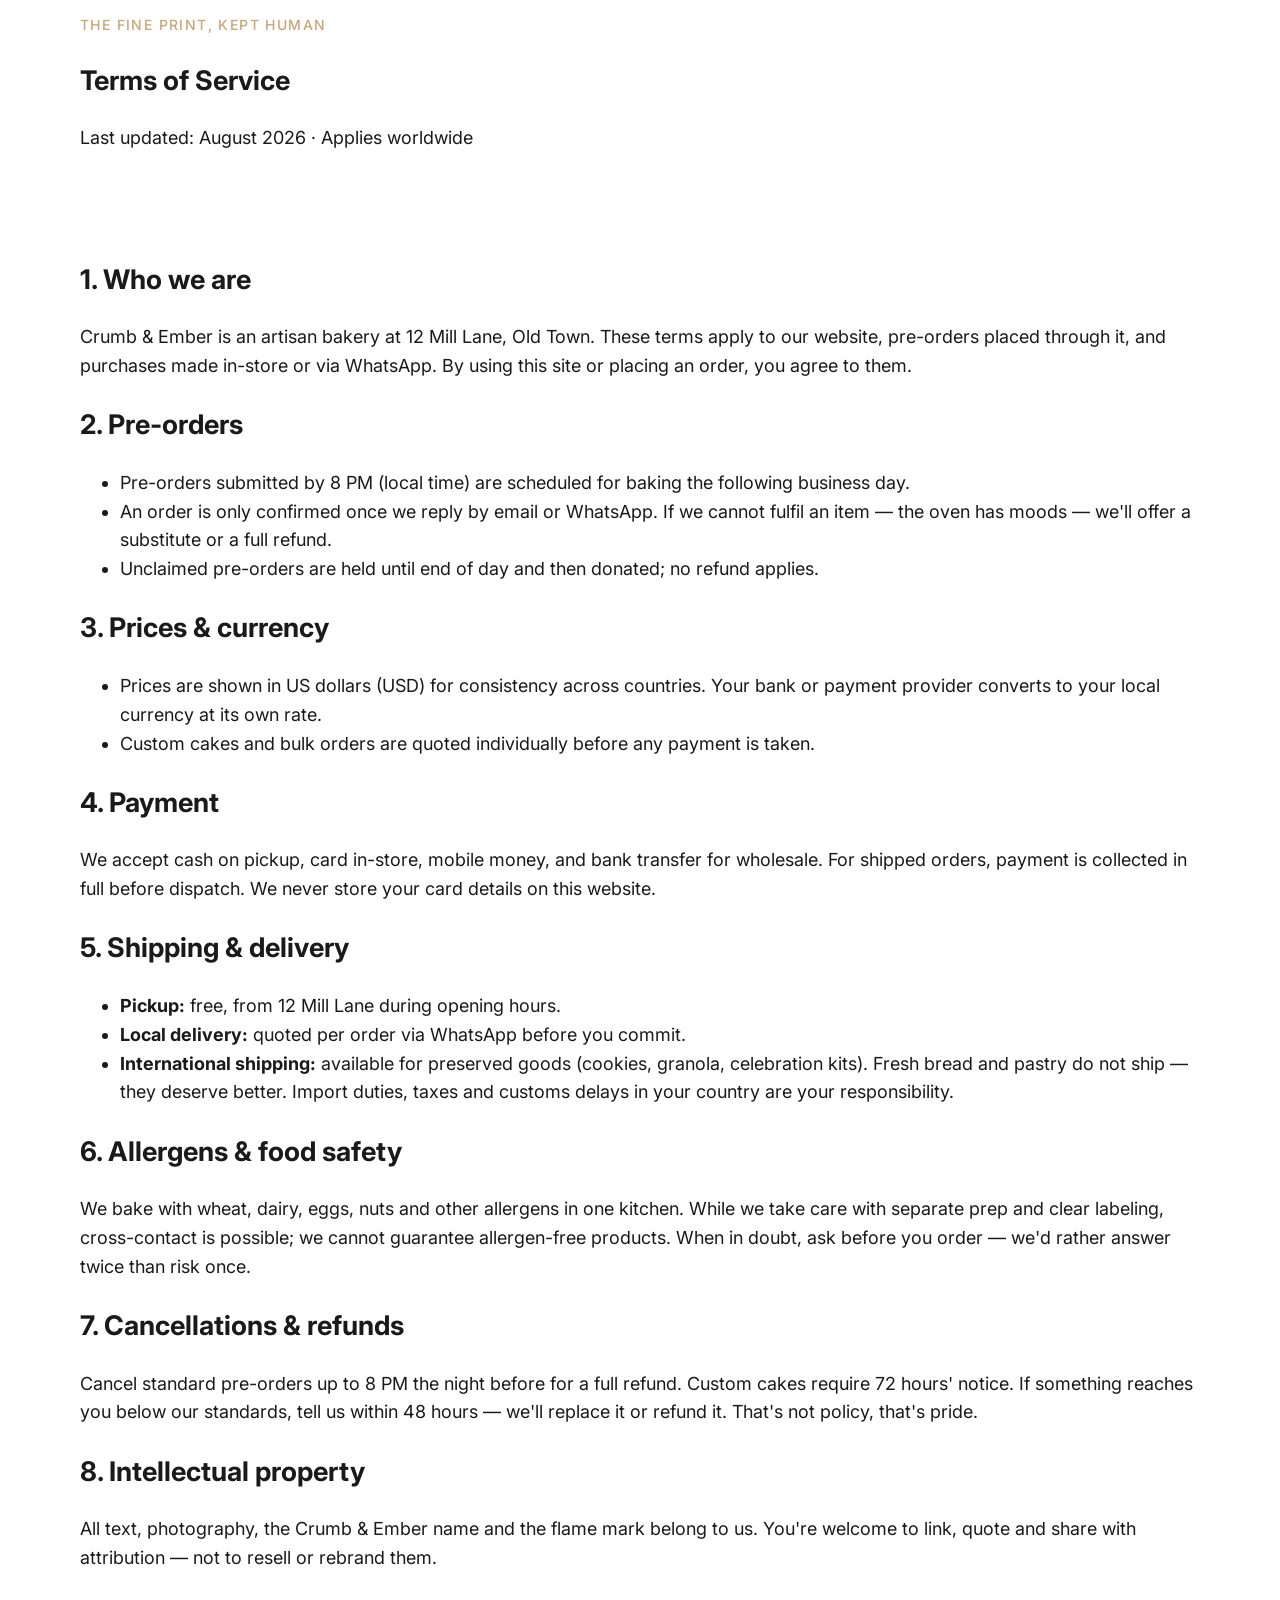
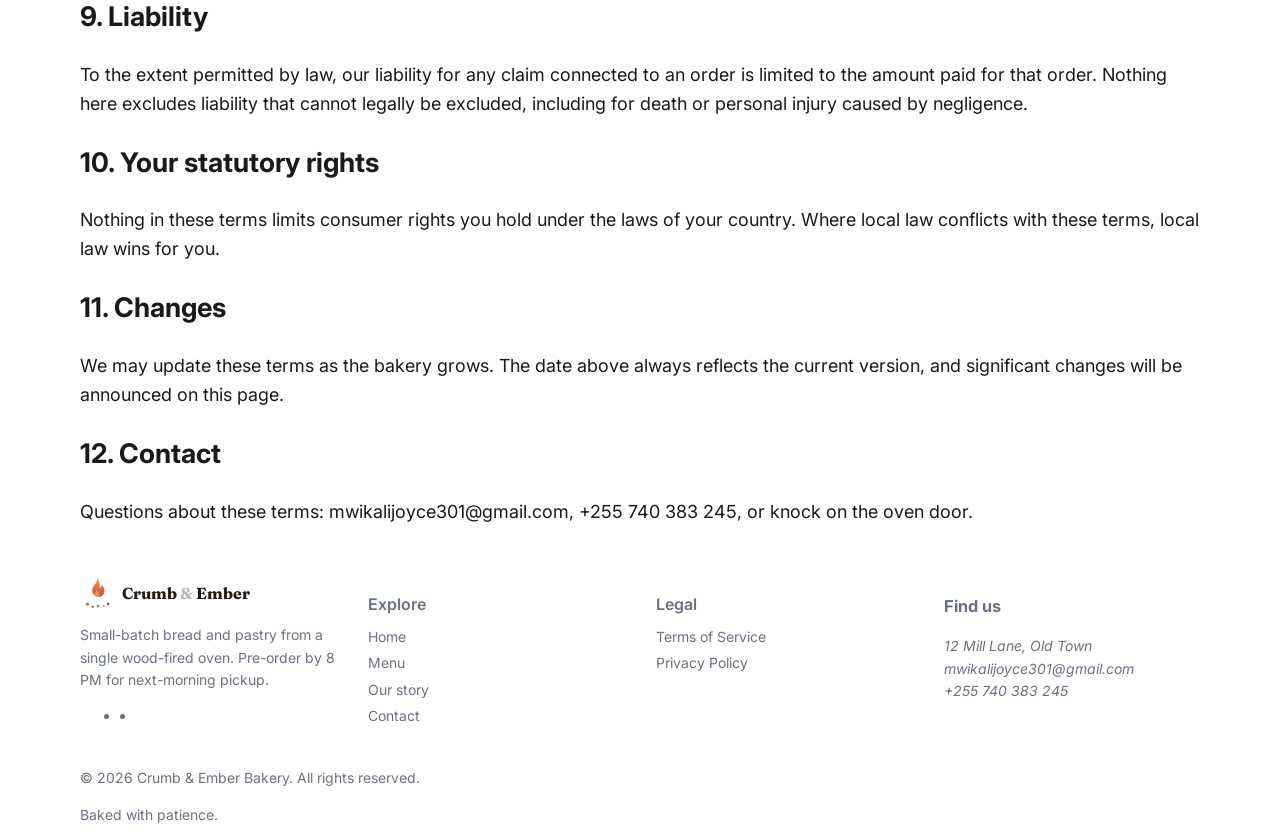
<file: terms.html>
<!DOCTYPE html>
<html lang="en">
<head>
    <meta charset="UTF-8">
    <script>document.documentElement.classList.add('js');</script>
    <meta name="viewport" content="width=device-width, initial-scale=1.0">
    <title>Terms of Service — Crumb &amp; Ember</title>
    <meta name="description" content="The terms that govern pre-orders, custom cakes, international shipping and use of the Crumb & Ember website.">
    <meta name="theme-color" content="#241A14">
    <link rel="icon" type="image/svg+xml" href="assets/img/favicon.svg">
    <meta property="og:type" content="website">
    <meta property="og:title" content="Terms of Service — Crumb &amp; Ember">
    <meta property="og:description" content="Pre-orders, shipping and website terms for Crumb & Ember bakery.">
    <meta property="og:image" content="https://crumb-and-ember-ten.vercel.app/assets/img/display.webp">
    <link rel="canonical" href="https://crumb-and-ember-ten.vercel.app/terms.html">
    <link rel="preconnect" href="https://fonts.googleapis.com">
    <link rel="preconnect" href="https://fonts.gstatic.com" crossorigin>
    <link rel="stylesheet" href="https://fonts.googleapis.com/css2?family=Fraunces:opsz,wght@9..144,400;9..144,500;9..144,600;9..144,700&family=Inter:wght@400;500;600&display=swap">
    <link rel="stylesheet" href="assets/css/styles.css">
</head>
<body>
    <a class="skip-link" href="#main">Skip to content</a>

    <site-header current="terms"></site-header>

    <main id="main">
        <section class="page-hero page-hero-plain">
            <div class="container">
                <p class="eyebrow eyebrow-light">The fine print, kept human</p>
                <h1>Terms of Service</h1>
                <p>Last updated: August 2026 · Applies worldwide</p>
            </div>
        </section>

        <section class="section">
            <div class="container narrow prose">
                <h2>1. Who we are</h2>
                <p>Crumb &amp; Ember is an artisan bakery at 12 Mill Lane, Old Town. These terms apply to our website, pre-orders placed through it, and purchases made in-store or via WhatsApp. By using this site or placing an order, you agree to them.</p>

                <h2>2. Pre-orders</h2>
                <ul>
                    <li>Pre-orders submitted by 8 PM (local time) are scheduled for baking the following business day.</li>
                    <li>An order is only confirmed once we reply by email or WhatsApp. If we cannot fulfil an item — the oven has moods — we'll offer a substitute or a full refund.</li>
                    <li>Unclaimed pre-orders are held until end of day and then donated; no refund applies.</li>
                </ul>

                <h2>3. Prices &amp; currency</h2>
                <ul>
                    <li>Prices are shown in US dollars (USD) for consistency across countries. Your bank or payment provider converts to your local currency at its own rate.</li>
                    <li>Custom cakes and bulk orders are quoted individually before any payment is taken.</li>
                </ul>

                <h2>4. Payment</h2>
                <p>We accept cash on pickup, card in-store, mobile money, and bank transfer for wholesale. For shipped orders, payment is collected in full before dispatch. We never store your card details on this website.</p>

                <h2>5. Shipping &amp; delivery</h2>
                <ul>
                    <li><strong>Pickup:</strong> free, from 12 Mill Lane during opening hours.</li>
                    <li><strong>Local delivery:</strong> quoted per order via WhatsApp before you commit.</li>
                    <li><strong>International shipping:</strong> available for preserved goods (cookies, granola, celebration kits). Fresh bread and pastry do not ship — they deserve better. Import duties, taxes and customs delays in your country are your responsibility.</li>
                </ul>

                <h2>6. Allergens &amp; food safety</h2>
                <p>We bake with wheat, dairy, eggs, nuts and other allergens in one kitchen. While we take care with separate prep and clear labeling, cross-contact is possible; we cannot guarantee allergen-free products. When in doubt, ask before you order — we'd rather answer twice than risk once.</p>

                <h2>7. Cancellations &amp; refunds</h2>
                <p>Cancel standard pre-orders up to 8 PM the night before for a full refund. Custom cakes require 72 hours' notice. If something reaches you below our standards, tell us within 48 hours — we'll replace it or refund it. That's not policy, that's pride.</p>

                <h2>8. Intellectual property</h2>
                <p>All text, photography, the Crumb &amp; Ember name and the flame mark belong to us. You're welcome to link, quote and share with attribution — not to resell or rebrand them.</p>

                <h2>9. Liability</h2>
                <p>To the extent permitted by law, our liability for any claim connected to an order is limited to the amount paid for that order. Nothing here excludes liability that cannot legally be excluded, including for death or personal injury caused by negligence.</p>

                <h2>10. Your statutory rights</h2>
                <p>Nothing in these terms limits consumer rights you hold under the laws of your country. Where local law conflicts with these terms, local law wins for you.</p>

                <h2>11. Changes</h2>
                <p>We may update these terms as the bakery grows. The date above always reflects the current version, and significant changes will be announced on this page.</p>

                <h2>12. Contact</h2>
                <p>Questions about these terms: <a href="mailto:mwikalijoyce301@gmail.com">mwikalijoyce301@gmail.com</a>, <a href="tel:+255740383245">+255 740 383 245</a>, or knock on the oven door.</p>
            </div>
        </section>
    </main>

    <footer class="site-footer">
        <div class="container footer-grid">
            <div class="footer-brand">
                <a class="brand brand-light" href="index.html">
                    <img src="assets/img/logo.svg" alt="" width="34" height="34">
                    <span class="brand-name">Crumb&nbsp;<span class="amp">&amp;</span>&nbsp;Ember</span>
                </a>
                <p>Small-batch bread and pastry from a single wood-fired oven. Pre-order by 8 PM for next-morning pickup.</p>
                <ul class="socials" role="list">
                    <li><a href="https://wa.me/255740383245" target="_blank" rel="noopener" aria-label="Chat on WhatsApp"><svg viewBox="0 0 24 24" fill="currentColor" stroke="none" aria-hidden="true"><path d="M12 2a9.9 9.9 0 0 0-8.5 15L2 22l5.2-1.4A10 10 0 1 0 12 2zm0 2a8 8 0 1 1-4.1 14.9l-.5-.3-3 .8.8-2.9-.3-.5A8 8 0 0 1 12 4zm-3.1 4.2c-.2 0-.5.1-.7.4-.2.3-.9.9-.9 2.1s.9 2.4 1 2.6c.1.2 1.8 2.9 4.5 3.9 2.2.9 2.7.7 3.2.7.5-.1 1.6-.7 1.8-1.3.2-.6.2-1.2.2-1.3-.1-.1-.3-.2-.6-.3l-2-.9c-.3-.1-.5-.2-.7.1l-.9 1.1c-.2.2-.3.3-.6.1-.3-.1-1.3-.5-2.4-1.5-.9-.8-1.5-1.8-1.7-2.1-.2-.3 0-.5.1-.6l.5-.6c.1-.2.2-.3.3-.5.1-.2 0-.4 0-.5l-.9-2.1c-.2-.5-.4-.4-.6-.4h-.6z"/></svg></a></li>
                    <li><a href="mailto:mwikalijoyce301@gmail.com" aria-label="Email us"><svg viewBox="0 0 24 24" aria-hidden="true"><rect x="3" y="5" width="18" height="14" rx="2"/><path d="m3 7 9 6 9-6"/></svg></a></li>
                </ul>
            </div>
            <nav class="footer-nav" aria-label="Footer navigation">
                <h3>Explore</h3>
                <ul role="list">
                    <li><a href="index.html">Home</a></li>
                    <li><a href="products.html">Menu</a></li>
                    <li><a href="about.html">Our story</a></li>
                    <li><a href="contact.html">Contact</a></li>
                </ul>
            </nav>
            <nav class="footer-nav" aria-label="Legal">
                <h3>Legal</h3>
                <ul role="list">
                    <li><a href="terms.html">Terms of Service</a></li>
                    <li><a href="privacy.html">Privacy Policy</a></li>
                </ul>
            </nav>
            <div class="footer-findus">
                <h3>Find us</h3>
                <address>
                    12 Mill Lane, Old Town<br>
                    <a href="mailto:mwikalijoyce301@gmail.com">mwikalijoyce301@gmail.com</a><br>
                    <a href="tel:+255740383245">+255 740 383 245</a>
                </address>
            </div>
        </div>
        <div class="container footer-base">
            <p>© <span data-year>2026</span> Crumb &amp; Ember Bakery. All rights reserved.</p>
            <p class="footer-note">Baked with patience.</p>
        </div>
    </footer>

    <button class="to-top" type="button" data-to-top aria-hidden="true" tabindex="-1">
        <svg viewBox="0 0 24 24" aria-hidden="true"><path d="M12 19V5m0 0-6 6m6-6 6 6"/></svg>
    </button>

    <script src="assets/js/main.js" defer></script>
</body>
</html>
</file>
<file: assets/css/styles.css>
:root {
  --clamp-min: 320px;
  --clamp-max: 1200px;
  --fs-base: clamp(1rem, 1vw + 0.8rem, 1.125rem);
  --fs-m: clamp(1.125rem, 1.5vw + 0.9rem, 1.25rem);
  --fs-l: clamp(1.5rem, 2vw + 1rem, 2rem);
  --fs-xl: clamp(2rem, 3vw + 1.25rem, 2.5rem);
  --fs-2xl: clamp(3rem, 4vw + 1.5rem, 3rem);
  --fs-3xl: clamp(4rem, 5vw + 2rem, 4rem);
  --fw-normal: 400;
  --fw-medium: 500;
  --fw-semibold: 600;
  --fw-bold: 700;
  --c-primary: #241A14;
  --c-primary-light: #C9A67A;
  --c-secondary: #E9A13B;
  --c-accent: #D96C3D;
  --c-bg: #fff;
  --c-text: #1a1a1a;
  --c-text-muted: #6b7280;
  --c-border: #e5e5e5;
  --radius: 8px;
  --radius-lg: 12px;
  --radius-full: 9999px;
  --shadow-sm: 0 1px 3px rgba(0,0,0,0.05);
  --shadow-md: 0 4px 6px rgba(0,0,0,0.1);
  --shadow-lg: 0 10px 15px rgba(0,0,0,0.1);
  --transition: all 0.2s ease;
}

@media (prefers-color-scheme: dark) {
  :root {
    --c-bg: #1a1a1a;
    --c-text: #f5f5f5;
    --c-text-muted: #a1a1aa;
    --c-border: #333;
  }
}

* { box-sizing: border-box; }

html { font-size: 100%; }

body {
  margin: 0;
  min-height: 100vh;
  font-family: 'Inter', system-ui, -apple-system, sans-serif;
  font-size: var(--fs-base);
  font-weight: var(--fw-normal);
  color: var(--c-text);
  background-color: var(--c-bg);
  line-height: 1.6;
  -webkit-font-smoothing: antialiased;
}

.skip-link {
  position: absolute;
  top: -40px;
  left: 6px;
  background: var(--c-primary);
  color: #fff;
  padding: 8px 12px;
  border-radius: var(--radius);
  font-size: 0.875rem;
  font-weight: var(--fw-semibold);
  z-index: 100;
  transition: var(--transition);
}

.skip-link:focus {
  top: 6px;
}

img, svg, video, canvas, figure {
  max-width: 100%;
  height: auto;
  display: block;
}

button, input, select, textarea {
  font-family: inherit;
  font-size: inherit;
}

a {
  color: inherit;
  text-decoration: none;
}

.container {
  width: min(90%, var(--clamp-max));
  margin-inline: auto;
  padding-inline: 1rem;
}

.btn {
  display: inline-flex;
  align-items: center;
  justify-content: center;
  gap: 0.5rem;
  padding: 0.75rem 1.5rem;
  border: none;
  border-radius: var(--radius);
  font-weight: var(--fw-semibold);
  cursor: pointer;
  transition: var(--transition);
  text-decoration: none;
  text-align: center;
}

.btn:disabled {
  opacity: 0.5;
  cursor: not-allowed;
}

.btn-primary {
  background: var(--c-primary);
  color: #fff;
}

.btn-primary:hover,
.btn-primary:focus-visible {
  background: var(--c-accent);
}

.btn-ghost {
  background: transparent;
  color: var(--c-primary);
  border: 1px solid var(--c-primary);
}

.btn-ghost:hover,
.btn-ghost:focus-visible {
  background: var(--c-primary);
  color: #fff;
}

.btn-outline {
  background: transparent;
  color: var(--c-primary);
  border: 1px solid var(--c-primary);
}

.btn-outline:hover,
.btn-outline:focus-visible {
  background: var(--c-primary);
  color: #fff;
}

.btn-sm {
  padding: 0.5rem 1rem;
  font-size: 0.875rem;
}

.btn-lg {
  padding: 1rem 2rem;
}

.btn-block {
  width: 100%;
}

.text-link {
  color: var(--c-primary);
  text-decoration: underline;
}

.text-link:hover {
  text-decoration: none;
}

.eyebrow {
  font-size: 0.875rem;
  font-weight: var(--fw-medium);
  text-transform: uppercase;
  letter-spacing: 0.1em;
  color: var(--c-text-muted);
}

.eyebrow-light {
  color: var(--c-primary-light);
}

.site-header {
  position: relative;
  z-index: 50;
  background: var(--c-bg);
  border-bottom: 1px solid var(--c-border);
  padding: 0.5rem 0;
}

.header-inner {
  display: flex;
  align-items: center;
  justify-content: space-between;
  padding: 1rem 0;
}

.brand {
  display: flex;
  align-items: center;
  gap: 0.5rem;
  font-weight: var(--fw-bold);
}

.brand-name {
  font-family: 'Fraunces', serif;
  font-size: 1.25rem;
  font-weight: var(--fw-bold);
  color: var(--c-primary);
}

.brand-name .amp {
  opacity: 0.3;
}

.nav-toggle {
  display: none;
  background: none;
  border: none;
  cursor: pointer;
  width: 32px;
  height: 32px;
}

.nav-toggle-box {
  display: flex;
  flex-direction: column;
  justify-content: space-around;
  width: 24px;
  height: 18px;
  position: relative;
}

.nav-toggle-box i {
  display: block;
  height: 2px;
  width: 100%;
  background: var(--c-text);
  border-radius: 2px;
}

.site-nav {
  position: absolute;
  top: 100%;
  right: 0;
  background: var(--c-bg);
  border-radius: var(--radius);
  box-shadow: var(--shadow-lg);
  padding: 1rem;
  min-width: 200px;
  display: none;
}

.site-nav.open {
  display: block;
}

.nav-list {
  list-style: none;
  margin: 0;
  padding: 0;
  display: flex;
  flex-direction: column;
  gap: 0.5rem;
}

.nav-list a {
  display: block;
  padding: 0.5rem 0;
  font-weight: var(--fw-medium);
}

.nav-list a[aria-current="page"] {
  font-weight: var(--fw-bold);
  color: var(--c-primary);
}

.nav-item-cta {
  margin-top: 0.5rem;
}

.site-footer {
  font-size: 0.875rem;
  color: var(--c-text-muted);
}

.footer-grid {
  display: grid;
  grid-template-columns: repeat(auto-fit, minmax(180px, 1fr));
  gap: 2rem;
  margin-bottom: 2rem;
}

.footer-brand .brand-name {
  font-size: 1rem;
}

.footer-brand ul {
  display: flex;
  gap: 1rem;
}

.footer-nav h3 {
  font-size: 1rem;
  font-weight: var(--fw-semibold);
  margin-bottom: 0.5rem;
}

.footer-nav ul {
  list-style: none;
  padding: 0;
  margin: 0;
  display: flex;
  flex-direction: column;
  gap: 0.25rem;
}

.section {
  padding-block: 4rem 2rem;
}

.section-alt {
  background: linear-gradient(135deg, #f8f9fa 0%, #fff 100%);
}

.section-head {
  margin-bottom: 2rem;
}

.section-head h2 {
  font-size: var(--fs-2xl);
  font-family: 'Fraunces', serif;
  font-weight: var(--fw-bold);
  margin-top: 0.5rem;
}

.section-head-center {
  text-align: center;
}

.values-grid {
  display: grid;
  gap: 1.5rem;
  grid-template-columns: repeat(auto-fit, minmax(240px, 1fr));
}

.values-grid-4 {
  grid-template-columns: repeat(auto-fit, minmax(200px, 1fr));
}

.value-card {
  padding: 1.5rem;
  border-radius: var(--radius);
  background: var(--c-bg);
  box-shadow: var(--shadow-sm);
  text-align: center;
}

.value-card svg {
  width: 48px;
  height: 48px;
  margin-bottom: 1rem;
  fill: var(--c-primary);
}

.value-card h3 {
  font-size: 1.125rem;
  font-weight: var(--fw-semibold);
  margin: 0 0 0.5rem;
}

.card-grid {
  display: grid;
  gap: 1.5rem;
  grid-template-columns: repeat(auto-fit, minmax(280px, 1fr));
}

.product-card {
  border-radius: var(--radius);;
  overflow: hidden;
  box-shadow: var(--shadow-sm);
  transition: var(--transition);
  position: relative;
}

.product-card:hover {
  transform: translateY(-2px);
  box-shadow: var(--shadow-md);
}

.product-media {
  position: relative;
}

.price-pill {
  position: absolute;
  top: 1rem;
  right: 1rem;
  background: var(--c-primary);
  color: #fff;
  padding: 0.5rem 1rem;
  border-radius: var(--radius);
  font-weight: var(--fw-semibold);
  font-size: 0.875rem;
}

.tagline-tag {
  font-size: 0.75rem;
  text-transform: uppercase;
  letter-spacing: 0.1em;
  color: var(--c-text-muted);
  font-weight: var(--fw-medium);
}

.product-body h3 {
  font-size: 1.25rem;
  font-family: 'Fraunces', serif;
  font-weight: var(--fw-bold);
  margin: 0;
}

.team-grid {
  display: grid;
  gap: 1.5rem;
  grid-template-columns: repeat(auto-fit, minmax(200px, 1fr));
}

.team-card {
  text-align: center;
  padding: 1.5rem;
  border-radius: var(--radius);
  background: var(--c-bg);
  box-shadow: var(--shadow-sm);
}

.avatar {
  width: 64px;
  height: 64px;
  border-radius: var(--radius-full);
  display: inline-flex;
  align-items: center;
  justify-content: center;
  color: #fff;
  font-weight: var(--fw-bold);
  font-size: 1.25rem;
  margin-bottom: 1rem;
}

.team-role {
  font-size: 0.875rem;
  color: var(--c-text-muted);
  font-weight: var(--fw-medium);
  margin: 0.5rem 0;
}

.split {
  display: grid;
  gap: 2rem;
  grid-template-columns: 1fr;
}

@media (min-width: 768px) {
  .split {
    grid-template-columns: 1fr 1fr;
  }
  
  .split-media {
    grid-column: 1;
  }
  
  .split-body {
    grid-column: 2;
    display: flex;
    flex-direction: column;
    justify-content: center;
  }
}

.quote-grid {
  display: grid;
  gap: 1rem;
  grid-template-columns: repeat(auto-fit, minmax(300px, 1fr));
}

.quote-card {
  padding: 1.5rem;
  border-radius: var(--radius);
  background: var(--c-bg);
  box-shadow: var(--shadow-sm);
}

.quote-card p {
  font-size: 1.125rem;
  font-style: italic;
  margin: 0 0 1rem;
}

.quote-card footer {
  font-size: 0.875rem;
  font-weight: var(--fw-medium);
  color: var(--c-text-muted);
}

.faq {
  margin-bottom: 1rem;
}

.faq summary {
  font-weight: var(--fw-semibold);
  cursor: pointer;
  padding: 0.75rem;
  background: var(--c-bg);
  border-radius: var(--radius);
  border: 1px solid var(--c-border);
  list-style: none;
}

.faq[open] summary {
  background: var(--c-primary);
  color: #fff;
}

.faq p {
  margin: 1rem 0 0;
  padding-left: 1rem;
}

.contact-grid {
  display: grid;
  gap: 2rem;
  grid-template-columns: 1fr;
}

@media (min-width: 768px) {
  .contact-grid {
    grid-template-columns: 1fr 1fr;
  }
}

.info-card {
  padding: 1.5rem;
  border-radius: var(--radius);
  background: var(--c-bg);
  box-shadow: var(--shadow-sm);
}

.hours-list {
  list-style: none;
  padding: 0;
  margin: 0;
  display: grid;
  gap: 0.5rem;
}

.form-panel {
  background: var(--c-bg);
  padding: 1.5rem;
  border-radius: var(--radius);
  box-shadow: var(--shadow-md);
}

.field-row {
  display: grid;
  gap: 1rem;
  grid-template-columns: 1fr;
}

@media (min-width: 600px) {
  .field-row {
    grid-template-columns: 1fr 1fr;
  }
}

.field {
  display: flex;
  flex-direction: column;
  gap: 0.25rem;
}

.field label {
  font-size: 0.875rem;
  font-weight: var(--fw-medium);
}

.field input,
.field select,
.field textarea {
  padding: 0.75rem;
  border: 1px solid var(--c-border);
  border-radius: var(--radius);
  font-size: var(--fs-base);
}

.field input:focus,
.field select:focus,
.field textarea:focus {
  outline: 2px solid var(--c-primary);
  border-color: var(--c-primary);
}

.field-error {
  font-size: 0.75rem;
  color: #ef4444;
  visibility: hidden;
}

.field.invalid .field-error {
  visibility: visible;
}

.field .optional {
  color: var(--c-text-muted);
  font-weight: normal;
}

.nav-backdrop {
  position: fixed;
  inset: 0;
  background: rgba(0,0,0,0.5);
  opacity: 0;
  visibility: hidden;
  transition: var(--transition);
}

.nav-backdrop.active {
  opacity: 1;
  visibility: visible;
}

.to-top {
  position: fixed;
  bottom: 2rem;
  right: 2rem;
  width: 48px;
  height: 48px;
  border-radius: var(--radius-full);
  background: var(--c-primary);
  color: #fff;
  border: none;
  cursor: pointer;
  opacity: 0;
  visibility: hidden;
  transition: var(--transition);
  z-index: 100;
  align-items: center;
  justify-content: center;
}

.to-top.is-visible {
  opacity: 1;
  visibility: visible;
}

.to-top svg {
  width: 24px;
  height: 24px;
}

.CTA-band,
.cta-band {
  background: var(--c-primary);
  color: #fff;
  padding: 2rem 1rem;
  text-align: center;
  border-radius: var(--radius);
  margin: 4rem 0 0;
}

.CTA-band h2,
.cta-band h2 {
  margin: 0 0 0.5rem;
  font-size: var(--fs-xl);
}

.CTA-band p,
.cta-band p {
  opacity: 0.9;
  margin: 0;
}

.reveal {
  opacity: 0;
  transform: translateY(20px);
  transition: opacity 0.6s ease-out, transform 0.6s ease-out;
}

.reveal.in-view {
  opacity: 1;
  transform: none;
}

.chip {
  padding: 0.5rem 1rem;
  border: 1px solid var(--c-border);
  border-radius: var(--radius-full);
  background: var(--c-bg);
  cursor: pointer;
  font-size: 0.875rem;
  transition: var(--transition);
  margin-right: 0.5rem;
}

.chip[aria-pressed="true"] {
  background: var(--c-primary);
  color: #fff;
  border-color: var(--c-primary);
}

.chip:hover {
  background: var(--c-border);
}

@media (max-width: 768px) {
  .site-header {
    position: relative;
  }
  
  .site-nav {
    position: absolute;
    top: 100%;
    right: 0;
    left: auto;
    min-width: calc(100vw - 2rem);
    margin-right: 1rem;
    display: block;
  }
  
  .site-nav.open {
    display: block;
  }
  
  .nav-toggle {
    display: block;
  }
  
  .nav-backdrop {
    position: fixed;
    inset: 0;
    background: rgba(0,0,0,0.3);
    opacity: 1;
    visibility: visible;
  }
  
  .nav-backdrop:not(.active) {
    opacity: 0;
    visibility: hidden;
  }
  
  .split {
    grid-template-columns: 1fr;
  }
  
  .split-media {
    grid-column: 1;
  }
  
  .split-body {
    grid-column: 1;
  }
}

/* Cart Styles */
.cart-icon {
  position: fixed;
  bottom: 20px;
  right: 20px;
  background: var(--c-primary);
  color: #fff;
  border: none;
  padding: 12px;
  border-radius: var(--radius);
  cursor: pointer;
  transition: var(--transition);
  z-index: 50;
  width: 48px;
  height: 48px;
  display: flex;
  align-items: center;
  justify-content: center;
}

.cart-icon:hover {
  opacity: 0.9;
}

.cart-icon.active {
  background: var(--c-accent);
}

.cart-count {
  position: absolute;
  top: -6px;
  right: -6px;
  background: #ef4444;
  color: #fff;
  font-size: 0.75rem;
  width: 20px;
  height: 20px;
  border-radius: var(--radius-full);
  display: flex;
  align-items: center;
  justify-content: center;
  padding: 2px;
}

.cart-popover {
  display: none;
  position: absolute;
  bottom: 100%;
  right: 20px;
  background: var(--c-bg);
  border-radius: var(--radius);
  box-shadow: var(--shadow-lg);
  width: 300px;
  padding: 16px;
  overflow-y: auto;
  max-height: 500px;
  z-index: 100;
  transform: translateY(-10px);
  opacity: 0;
  transition: opacity 0.2s ease, transform 0.2s ease;
}

.cart-popover.active {
  display: block;
  opacity: 1;
  transform: translateY(0);
}

.cart-item {
  display: flex;
  justify-content: space-between;
  align-items: center;
  padding: 8px 0;
  border-bottom: 1px solid var(--c-border);
  position: relative;
}

.cart-item:last-child {
  border-bottom: none;
}

.cart-controls {
  display: flex;
  gap: 0.25rem;
  margin-top: 0.5rem;
}

.quantity-btn {
  width: 24px;
  height: 24px;
  padding: 0;
  border: 1px solid var(--c-border);
  background: var(--c-bg);
  border-radius: var(--radius);
  cursor: pointer;
  font-size: 1rem;
  line-height: 1;
}

.quantity-btn:hover {
  background: var(--c-border);
}

.remove-item {
  background: none;
  border: none;
  color: var(--c-text-muted);
  cursor: pointer;
  padding: 0;
  font-size: 1.25rem;
  line-height: 1;
}

.cart-toast-container {
  position: fixed;
  bottom: 20px;
  right: 20px;
  z-index: 200;
}

.cart-toast {
  position: fixed;
  bottom: 20px;
  right: 20px;
  background: var(--c-primary);
  color: #fff;
  padding: 12px 16px;
  border-radius: var(--radius);
  display: flex;
  align-items: center;
  gap: 8px;
  animation: fadeIn 0.5s ease-out forwards;
  z-index: 200;
}

.cart-toast.remove {
  animation: fadeOut 0.5s ease-out forwards;
}

@keyframes fadeIn {
  from { opacity: 0; transform: translateY(-5px); }
  to { opacity: 1; transform: translateY(0); }
}

@keyframes fadeOut {
  from { opacity: 1; transform: translateY(0); }
  to { opacity: 0; transform: translateY(-5px); }
}

@media (max-width: 768px) {
  .cart-popover {
    width: 90vw;
    right: 5px;
  }
}
</file>
